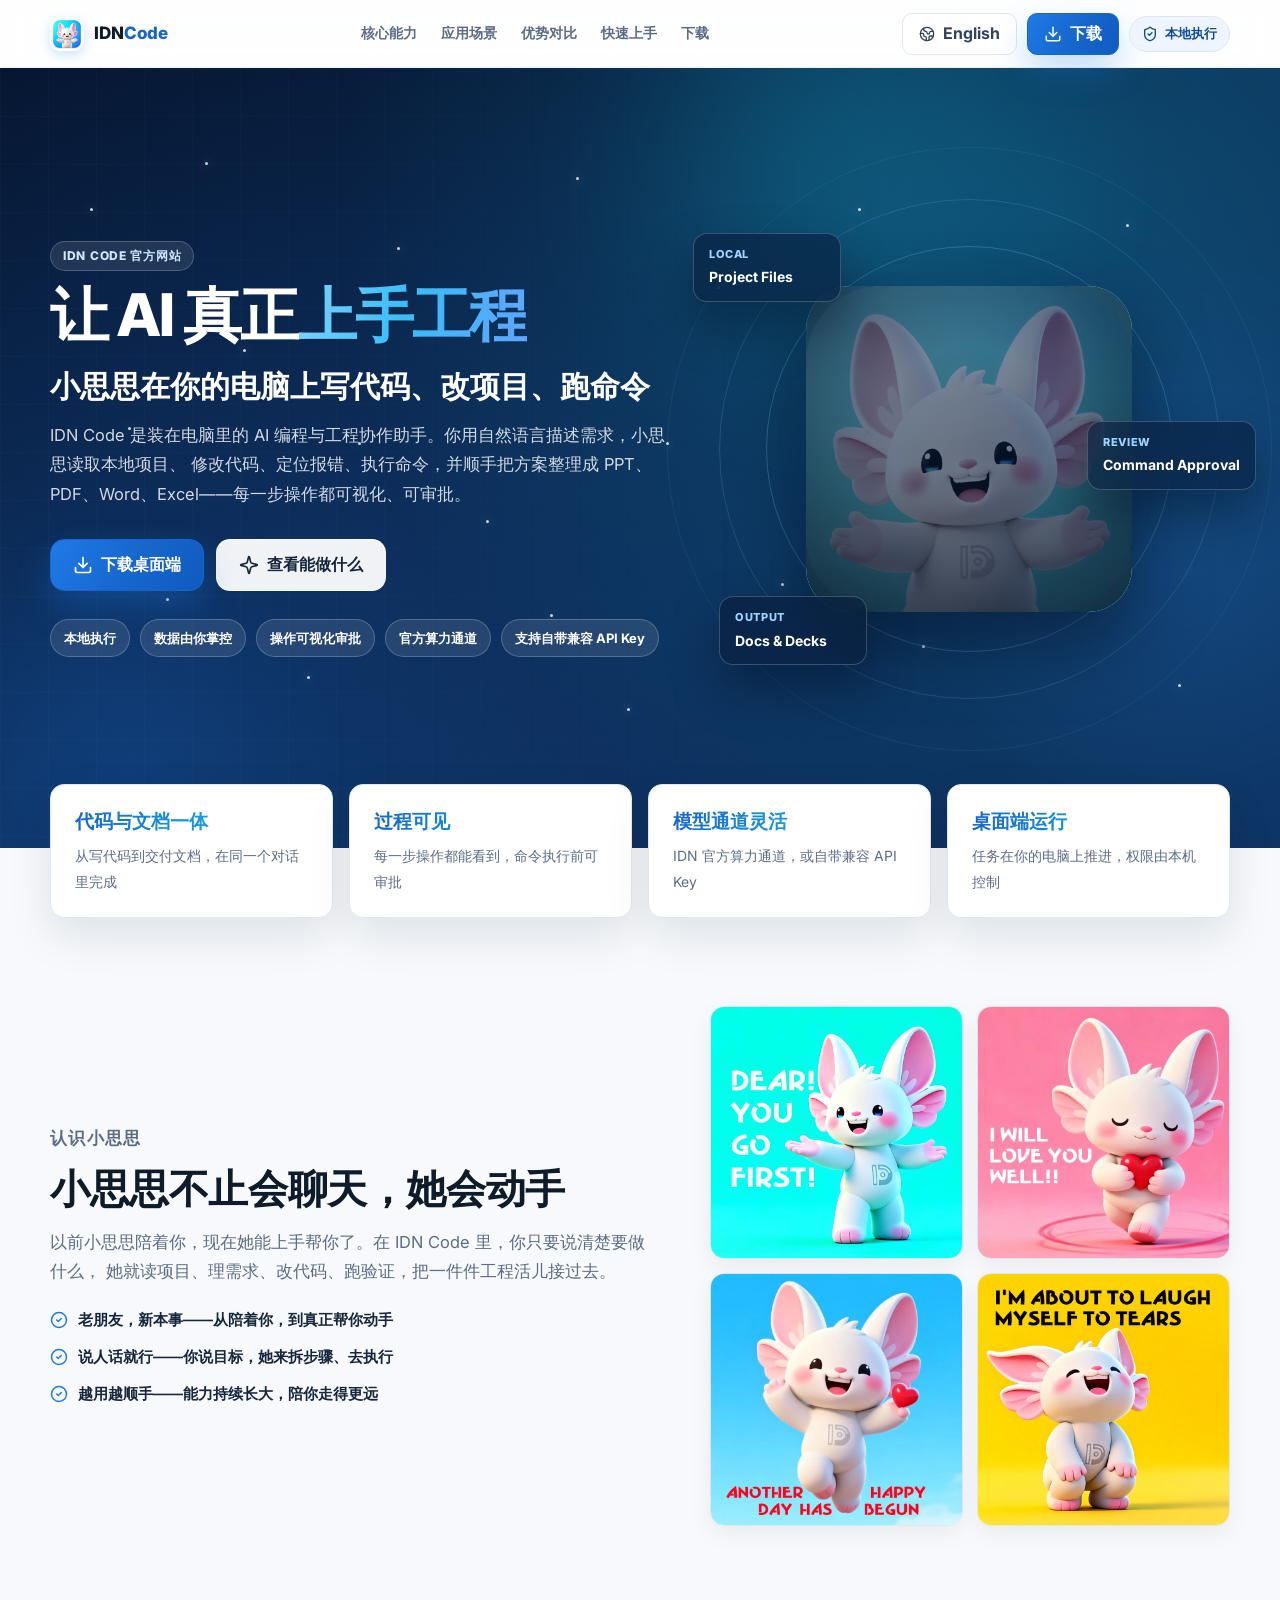
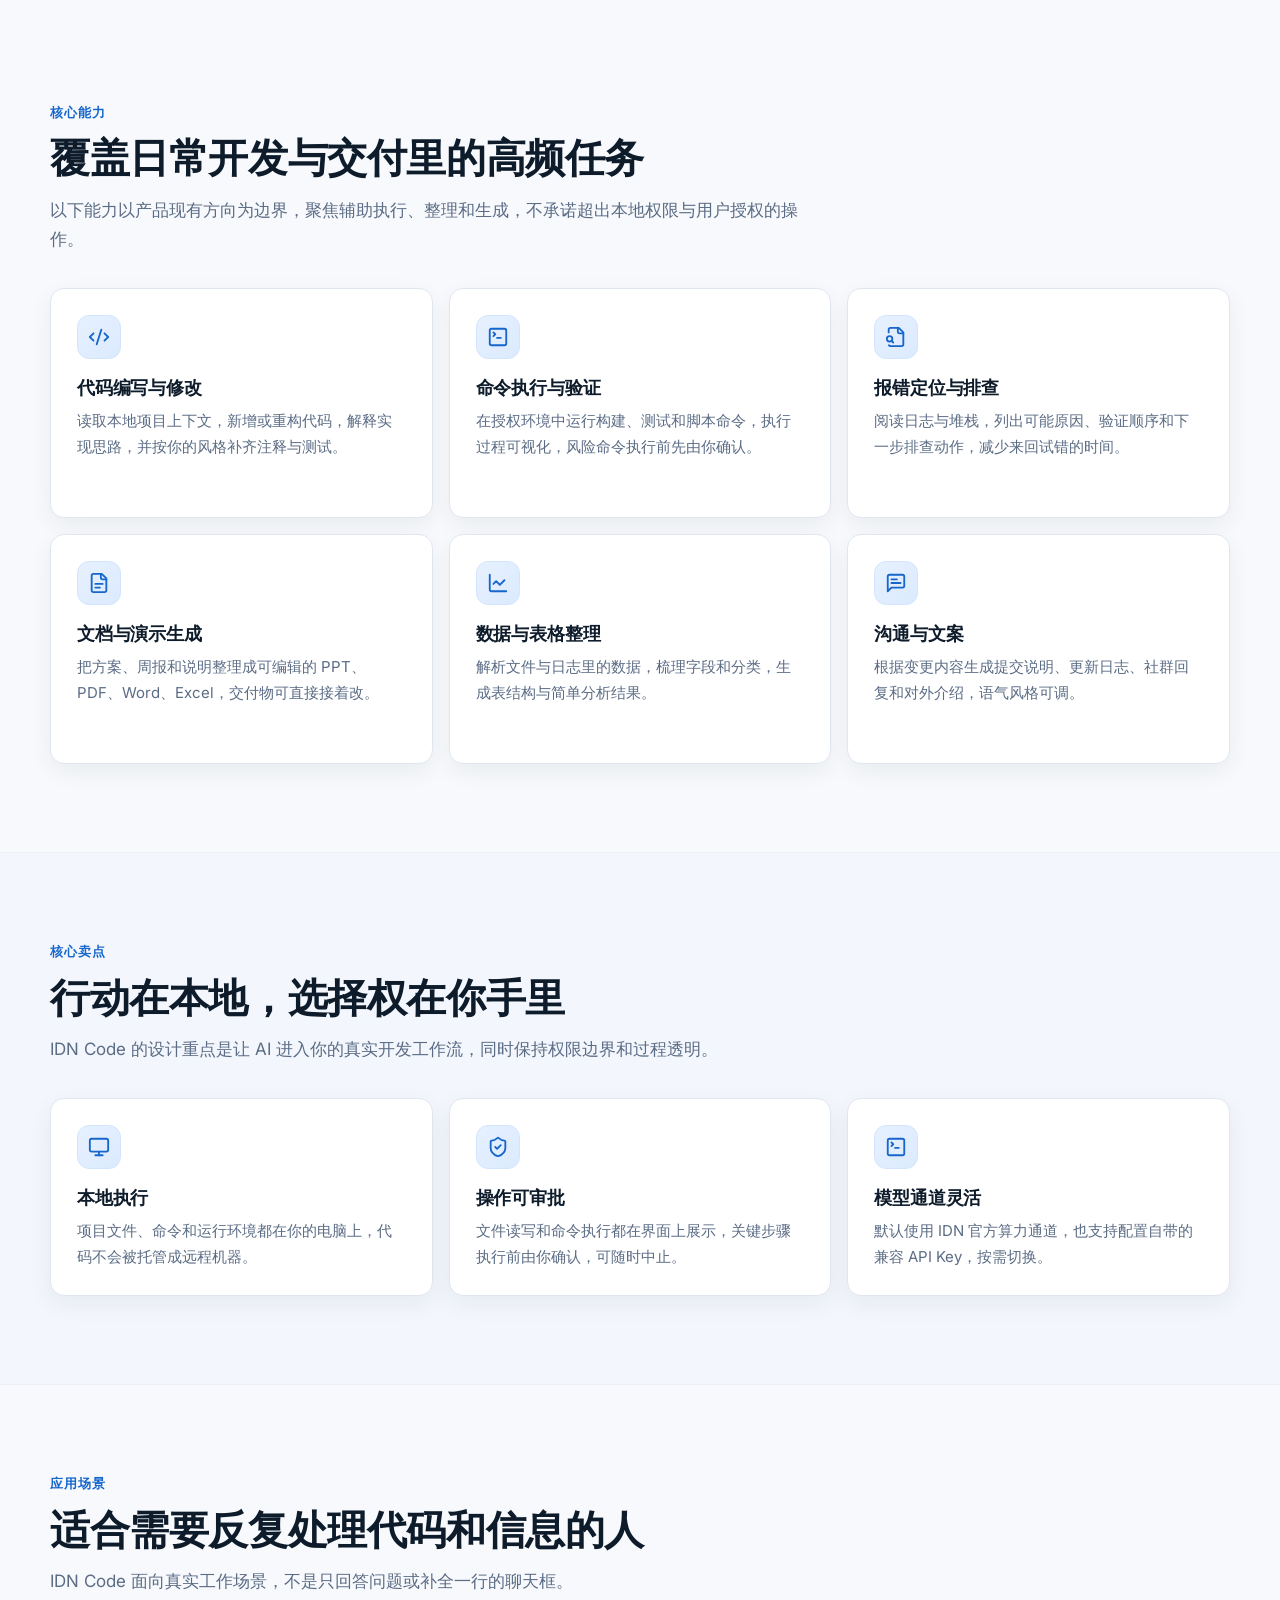
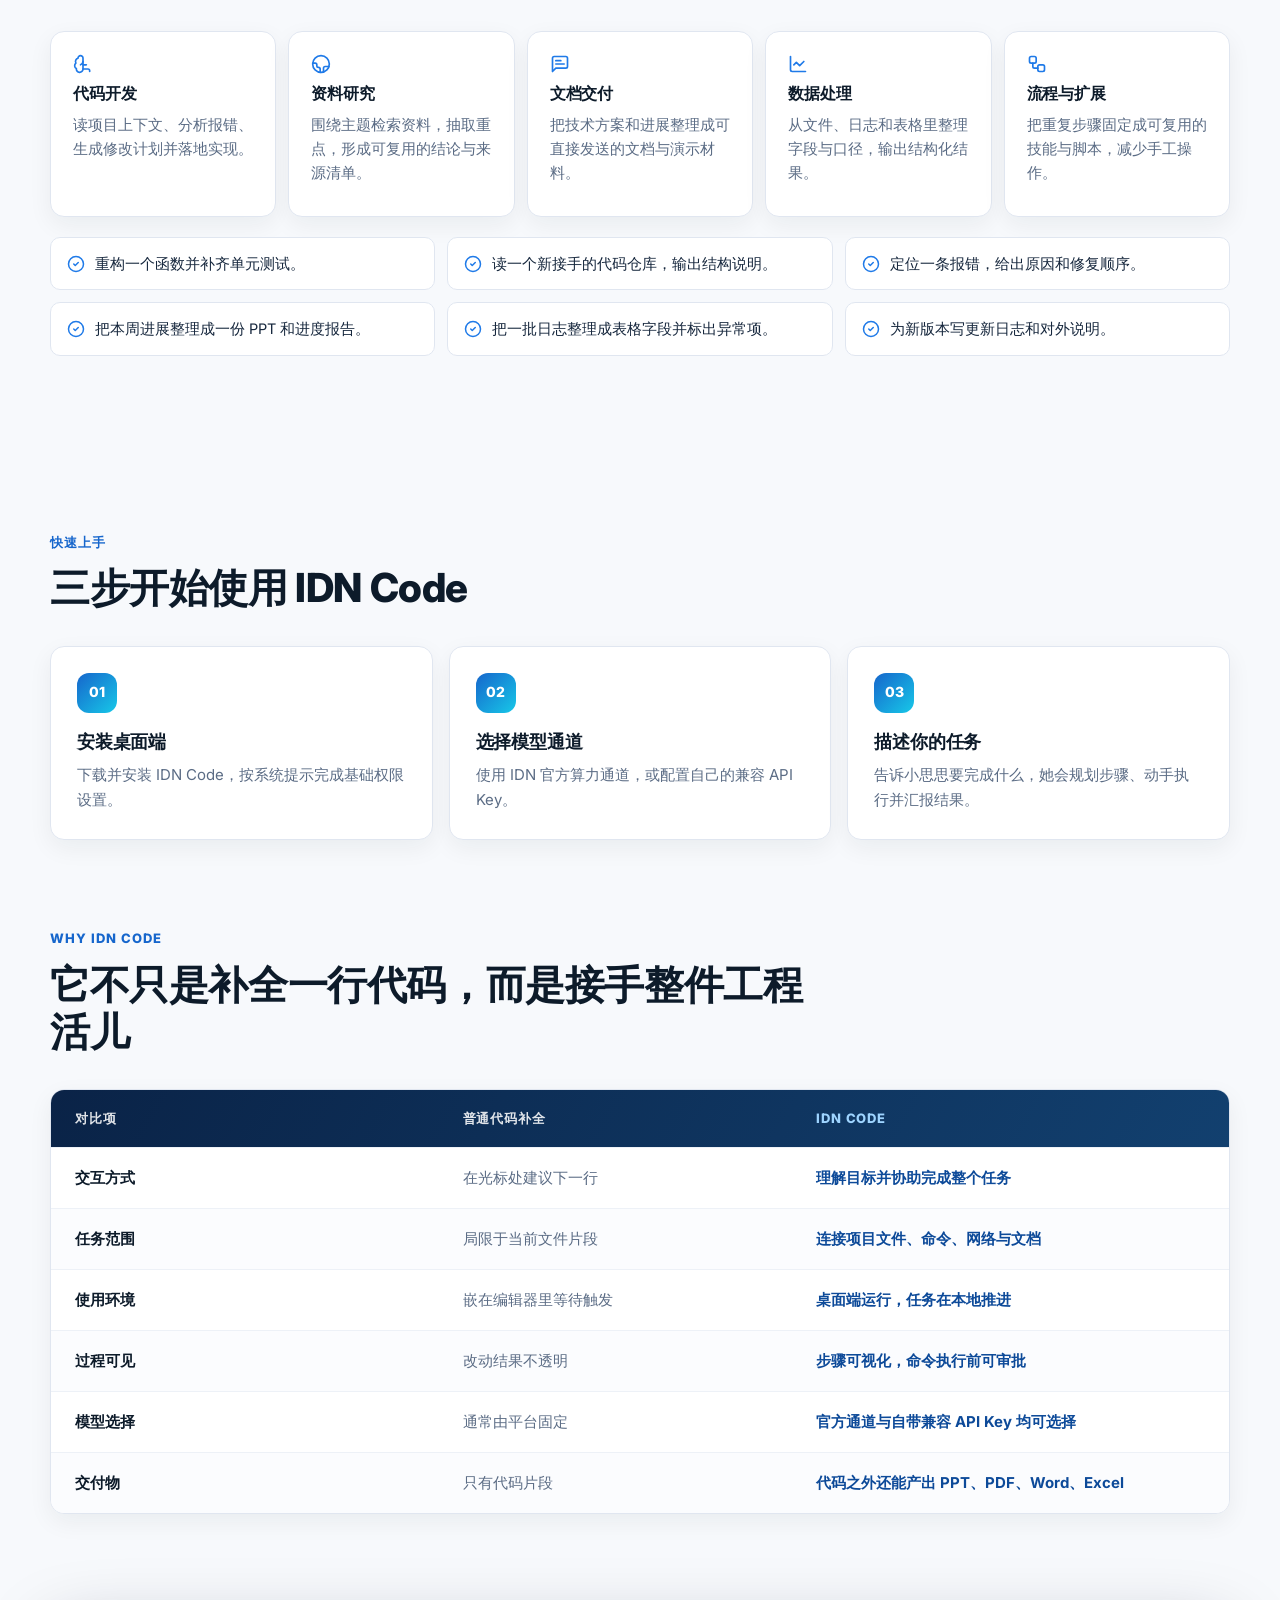
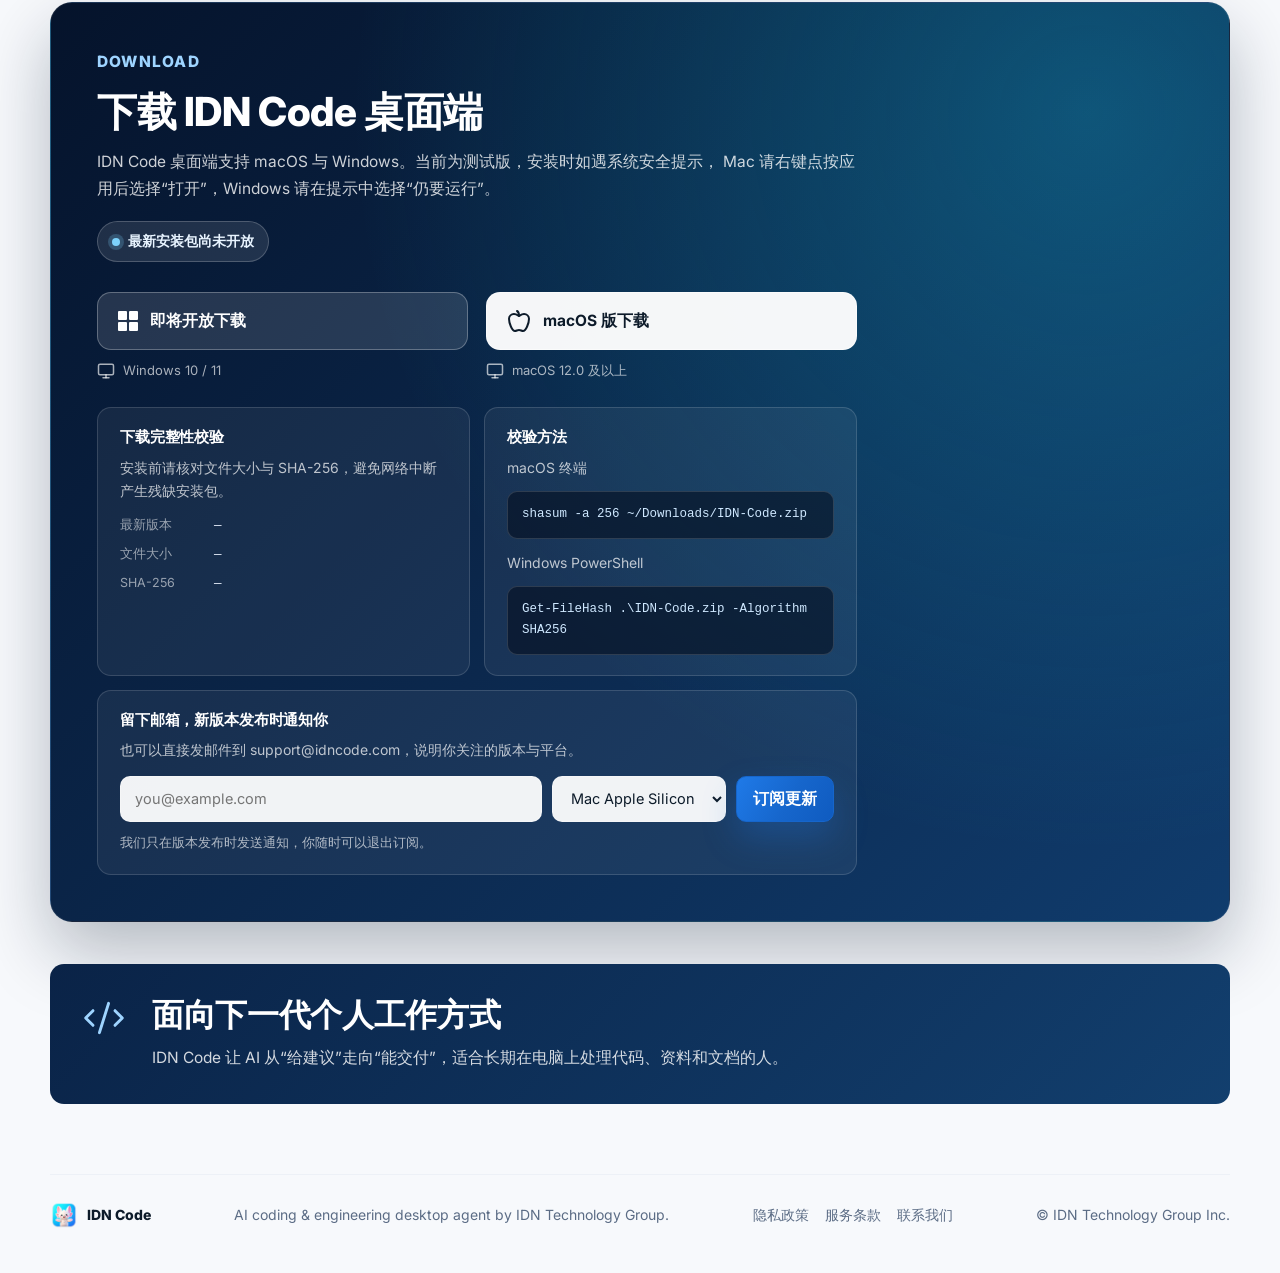
<file: site/index.html>
<!DOCTYPE html>
<html lang="zh-CN" class="no-js">
<head>
  <meta charset="UTF-8" />
  <meta name="viewport" content="width=device-width, initial-scale=1.0" />
  <title>IDN Code | 小思思电脑 AI 编程与工程协作助手</title>
  <meta name="description" content="IDN Code 是装在电脑里的 AI 编程与工程协作助手。小思思在你的本地项目中读写代码、定位报错、执行命令、生成文档，并用可视化审批守住每一步操作。" />
  <meta name="keywords" content="IDN Code,AI 编程助手,AI 代码助手,桌面端 AI,小思思,本地执行,IDN Technology Group" />
  <meta property="og:title" content="IDN Code | 小思思电脑 AI 编程与工程协作助手" />
  <meta property="og:description" content="在本地项目里读写代码、定位报错、执行命令、生成文档，操作过程可视化并且可审批。" />
  <meta property="og:type" content="website" />
  <meta property="og:image" content="./assets/xiaosi-scene.jpg" />
  <meta name="twitter:card" content="summary_large_image" />
  <link rel="icon" href="./assets/idncode-icon.png" />
  <link rel="apple-touch-icon" href="./assets/idncode-icon.png" />
  <link rel="canonical" href="https://idncode.com/" />
  <link rel="alternate" hreflang="zh-CN" href="https://idncode.com/" />
  <link rel="alternate" hreflang="en" href="https://idncode.com/en/" />
  <link rel="preconnect" href="https://fonts.googleapis.com" />
  <link rel="preconnect" href="https://fonts.gstatic.com" crossorigin />
  <link href="https://fonts.googleapis.com/css2?family=Inter:wght@400;600;700;800&display=swap" rel="stylesheet" />
  <link rel="stylesheet" href="./css/site.css" />
</head>
<body>

<!-- ============================ 头部导航 ============================ -->
<header class="site-header">
  <a class="brand-mark" href="#home">
    <img src="./assets/idncode-icon.png" alt="IDN Code" />
    <span>IDN<em>Code</em></span>
  </a>
  <nav aria-label="主导航">
    <a href="#features">核心能力</a>
    <a href="#scenes">应用场景</a>
    <a href="#compare">优势对比</a>
    <a href="#workflow">快速上手</a>
    <a href="#download">下载</a>
  </nav>
  <div class="header-actions">
    <a class="lang-toggle" href="./en/index.html" hreflang="en" title="Switch to English">
      <svg width="16" height="16" viewBox="0 0 24 24" fill="none" stroke="currentColor" stroke-width="2" stroke-linecap="round" stroke-linejoin="round"><circle cx="12" cy="12" r="10"/><path d="M21.54 15H17a2 2 0 0 0-2 2v4.54"/><path d="M7 3.34V5a3 3 0 0 0 3 3 2 2 0 0 1 2 2c0 1.1.9 2 2 2a2 2 0 0 0 2-2c0-1.1.9-2 2-2h3.17"/><path d="M11 21.95V18a2 2 0 0 0-2-2 2 2 0 0 1-2-2v-1a2 2 0 0 0-2-2H2.05"/></svg>
      English
    </a>
    <a class="download-link" href="#download">
      <svg width="18" height="18" viewBox="0 0 24 24" fill="none" stroke="currentColor" stroke-width="2" stroke-linecap="round" stroke-linejoin="round"><path d="M21 15v4a2 2 0 0 1-2 2H5a2 2 0 0 1-2-2v-4"/><polyline points="7 10 12 15 17 10"/><line x1="12" x2="12" y1="15" y2="3"/></svg>
      下载
    </a>
    <div class="trust-pill">
      <svg width="16" height="16" viewBox="0 0 24 24" fill="none" stroke="currentColor" stroke-width="2" stroke-linecap="round" stroke-linejoin="round"><path d="M20 13c0 5-3.5 7.5-7.66 8.95a1 1 0 0 1-.67-.01C7.5 20.5 4 18 4 13V6a1 1 0 0 1 1-1c2 0 4.5-1.2 6.24-2.72a1.17 1.17 0 0 1 1.52 0C14.51 3.81 17 5 19 5a1 1 0 0 1 1 1z"/><path d="m9 12 2 2 4-4"/></svg>
      本地执行
    </div>
  </div>
</header>

<main>

  <!-- ============================== Hero ============================== -->
  <section id="home" class="hero-section">
    <div class="hero-gridlines" aria-hidden="true"></div>
    <div class="hero-lightfield" aria-hidden="true"><span></span><span></span><span></span></div>
    <div class="hero-particle-field" aria-hidden="true"></div>

    <div class="hero-copy">
      <p class="eyebrow">IDN Code 官方网站</p>
      <h1>让 AI 真正<span class="accent-word">上手工程</span></h1>
      <p class="hero-lede">小思思在你的电脑上写代码、改项目、跑命令</p>
      <p class="hero-text">
        IDN Code 是装在电脑里的 AI 编程与工程协作助手。你用自然语言描述需求，小思思读取本地项目、
        修改代码、定位报错、执行命令，并顺手把方案整理成 PPT、PDF、Word、Excel——每一步操作都可视化、可审批。
      </p>
      <div class="hero-actions">
        <a class="primary-btn large" href="#download">
          <svg width="20" height="20" viewBox="0 0 24 24" fill="none" stroke="currentColor" stroke-width="2" stroke-linecap="round" stroke-linejoin="round"><path d="M21 15v4a2 2 0 0 1-2 2H5a2 2 0 0 1-2-2v-4"/><polyline points="7 10 12 15 17 10"/><line x1="12" x2="12" y1="15" y2="3"/></svg>
          下载桌面端
        </a>
        <a class="secondary-btn large" href="#features">
          <svg width="20" height="20" viewBox="0 0 24 24" fill="none" stroke="currentColor" stroke-width="2" stroke-linecap="round" stroke-linejoin="round"><path d="M9.937 15.5A2 2 0 0 0 8.5 14.063l-6.135-1.582a.5.5 0 0 1 0-.962L8.5 9.936A2 2 0 0 0 9.937 8.5l1.582-6.135a.5.5 0 0 1 .963 0L14.063 8.5A2 2 0 0 0 15.5 9.937l6.135 1.581a.5.5 0 0 1 0 .964L15.5 14.063a2 2 0 0 0-1.437 1.437l-1.582 6.135a.5.5 0 0 1-.963 0z"/></svg>
          查看能做什么
        </a>
      </div>
      <div class="hero-points" aria-label="IDN Code 核心特性">
        <span>本地执行</span>
        <span>数据由你掌控</span>
        <span>操作可视化审批</span>
        <span>官方算力通道</span>
        <span>支持自带兼容 API Key</span>
      </div>
    </div>

    <div class="hero-visual" aria-hidden="true">
      <div class="core-ring ring-three"></div>
      <div class="core-ring ring-two"></div>
      <div class="core-ring ring-one"></div>
      <div class="core-glow"></div>
      <div class="mascot-frame">
        <img src="./assets/xiaosi-welcome-web.png" alt="" />
      </div>
      <div class="orbit-card one"><span>Local</span><strong>Project Files</strong></div>
      <div class="orbit-card two"><span>Review</span><strong>Command Approval</strong></div>
      <div class="orbit-card three"><span>Output</span><strong>Docs &amp; Decks</strong></div>
    </div>
  </section>

  <!-- ============================ Metrics ============================ -->
  <section class="metrics-band scroll-reveal" aria-label="IDN Code 概览">
    <div>
      <strong>代码与文档一体</strong>
      <span>从写代码到交付文档，在同一个对话里完成</span>
    </div>
    <div>
      <strong>过程可见</strong>
      <span>每一步操作都能看到，命令执行前可审批</span>
    </div>
    <div>
      <strong>模型通道灵活</strong>
      <span>IDN 官方算力通道，或自带兼容 API Key</span>
    </div>
    <div>
      <strong>桌面端运行</strong>
      <span>任务在你的电脑上推进，权限由本机控制</span>
    </div>
  </section>

  <!-- =========================== 认识小思思 =========================== -->
  <section class="companion-section scroll-reveal">
    <div class="companion-copy">
      <p class="eyebrow">认识小思思</p>
      <h2>小思思不止会聊天，她会动手</h2>
      <p>
        以前小思思陪着你，现在她能上手帮你了。在 IDN Code 里，你只要说清楚要做什么，
        她就读项目、理需求、改代码、跑验证，把一件件工程活儿接过去。
      </p>
      <ul class="check-list">
        <li>
          <svg width="18" height="18" viewBox="0 0 24 24" fill="none" stroke="currentColor" stroke-width="2" stroke-linecap="round" stroke-linejoin="round"><circle cx="12" cy="12" r="10"/><path d="m9 12 2 2 4-4"/></svg>
          老朋友，新本事——从陪着你，到真正帮你动手
        </li>
        <li>
          <svg width="18" height="18" viewBox="0 0 24 24" fill="none" stroke="currentColor" stroke-width="2" stroke-linecap="round" stroke-linejoin="round"><circle cx="12" cy="12" r="10"/><path d="m9 12 2 2 4-4"/></svg>
          说人话就行——你说目标，她来拆步骤、去执行
        </li>
        <li>
          <svg width="18" height="18" viewBox="0 0 24 24" fill="none" stroke="currentColor" stroke-width="2" stroke-linecap="round" stroke-linejoin="round"><circle cx="12" cy="12" r="10"/><path d="m9 12 2 2 4-4"/></svg>
          越用越顺手——能力持续长大，陪你走得更远
        </li>
      </ul>
    </div>
    <div class="companion-grid" aria-label="小思思形象">
      <img src="./assets/xiaosi-card-1.png" alt="小思思向你问好" loading="lazy" />
      <img src="./assets/xiaosi-card-2.png" alt="小思思比心" loading="lazy" />
      <img src="./assets/xiaosi-card-3.png" alt="小思思开始一天的工作" loading="lazy" />
      <img src="./assets/xiaosi-card-4.png" alt="小思思开心大笑" loading="lazy" />
    </div>
  </section>

  <!-- ============================ 核心能力 ============================ -->
  <section id="features" class="content-section scroll-reveal">
    <div class="section-heading">
      <p class="eyebrow">核心能力</p>
      <h2>覆盖日常开发与交付里的高频任务</h2>
      <p>以下能力以产品现有方向为边界，聚焦辅助执行、整理和生成，不承诺超出本地权限与用户授权的操作。</p>
    </div>
    <div class="feature-grid">
      <article class="feature-card">
        <div class="card-icon">
          <svg width="22" height="22" viewBox="0 0 24 24" fill="none" stroke="currentColor" stroke-width="2" stroke-linecap="round" stroke-linejoin="round"><path d="m18 16 4-4-4-4"/><path d="m6 8-4 4 4 4"/><path d="m14.5 4-5 16"/></svg>
        </div>
        <h3>代码编写与修改</h3>
        <p>读取本地项目上下文，新增或重构代码，解释实现思路，并按你的风格补齐注释与测试。</p>
      </article>
      <article class="feature-card">
        <div class="card-icon">
          <svg width="22" height="22" viewBox="0 0 24 24" fill="none" stroke="currentColor" stroke-width="2" stroke-linecap="round" stroke-linejoin="round"><path d="m7 11 2-2-2-2"/><path d="M11 13h4"/><rect width="18" height="18" x="3" y="3" rx="2" ry="2"/></svg>
        </div>
        <h3>命令执行与验证</h3>
        <p>在授权环境中运行构建、测试和脚本命令，执行过程可视化，风险命令执行前先由你确认。</p>
      </article>
      <article class="feature-card">
        <div class="card-icon">
          <svg width="22" height="22" viewBox="0 0 24 24" fill="none" stroke="currentColor" stroke-width="2" stroke-linecap="round" stroke-linejoin="round"><path d="M14 2v4a2 2 0 0 0 2 2h4"/><path d="M4.268 21a2 2 0 0 0 1.727 1H18a2 2 0 0 0 2-2V7l-5-5H6a2 2 0 0 0-2 2v3"/><path d="m9 18-1.5-1.5"/><circle cx="5" cy="14" r="3"/></svg>
        </div>
        <h3>报错定位与排查</h3>
        <p>阅读日志与堆栈，列出可能原因、验证顺序和下一步排查动作，减少来回试错的时间。</p>
      </article>
      <article class="feature-card">
        <div class="card-icon">
          <svg width="22" height="22" viewBox="0 0 24 24" fill="none" stroke="currentColor" stroke-width="2" stroke-linecap="round" stroke-linejoin="round"><path d="M14 2v4a2 2 0 0 0 2 2h4"/><path d="M15 2H6a2 2 0 0 0-2 2v16a2 2 0 0 0 2 2h12a2 2 0 0 0 2-2V7z"/><path d="M8 13h8"/><path d="M8 17h5"/></svg>
        </div>
        <h3>文档与演示生成</h3>
        <p>把方案、周报和说明整理成可编辑的 PPT、PDF、Word、Excel，交付物可直接接着改。</p>
      </article>
      <article class="feature-card">
        <div class="card-icon">
          <svg width="22" height="22" viewBox="0 0 24 24" fill="none" stroke="currentColor" stroke-width="2" stroke-linecap="round" stroke-linejoin="round"><path d="M3 3v16a2 2 0 0 0 2 2h16"/><path d="m19 9-5 5-4-4-3 3"/></svg>
        </div>
        <h3>数据与表格整理</h3>
        <p>解析文件与日志里的数据，梳理字段和分类，生成表结构与简单分析结果。</p>
      </article>
      <article class="feature-card">
        <div class="card-icon">
          <svg width="22" height="22" viewBox="0 0 24 24" fill="none" stroke="currentColor" stroke-width="2" stroke-linecap="round" stroke-linejoin="round"><path d="M21 15a2 2 0 0 1-2 2H7l-4 4V5a2 2 0 0 1 2-2h14a2 2 0 0 1 2 2z"/><path d="M13 8H7"/><path d="M17 12H7"/></svg>
        </div>
        <h3>沟通与文案</h3>
        <p>根据变更内容生成提交说明、更新日志、社群回复和对外介绍，语气风格可调。</p>
      </article>
    </div>
  </section>

  <!-- ============================ 核心卖点 ============================ -->
  <section id="compare" class="content-section muted scroll-reveal">
    <div class="inner">
      <div class="section-heading">
        <p class="eyebrow">核心卖点</p>
        <h2>行动在本地，选择权在你手里</h2>
        <p>IDN Code 的设计重点是让 AI 进入你的真实开发工作流，同时保持权限边界和过程透明。</p>
      </div>
      <div class="feature-grid">
        <article class="feature-card compact">
          <div class="card-icon">
            <svg width="22" height="22" viewBox="0 0 24 24" fill="none" stroke="currentColor" stroke-width="2" stroke-linecap="round" stroke-linejoin="round"><rect width="20" height="14" x="2" y="3" rx="2"/><line x1="8" x2="16" y1="21" y2="21"/><line x1="12" x2="12" y1="17" y2="21"/></svg>
          </div>
          <h3>本地执行</h3>
          <p>项目文件、命令和运行环境都在你的电脑上，代码不会被托管成远程机器。</p>
        </article>
        <article class="feature-card compact">
          <div class="card-icon">
            <svg width="22" height="22" viewBox="0 0 24 24" fill="none" stroke="currentColor" stroke-width="2" stroke-linecap="round" stroke-linejoin="round"><path d="M20 13c0 5-3.5 7.5-7.66 8.95a1 1 0 0 1-.67-.01C7.5 20.5 4 18 4 13V6a1 1 0 0 1 1-1c2 0 4.5-1.2 6.24-2.72a1.17 1.17 0 0 1 1.52 0C14.51 3.81 17 5 19 5a1 1 0 0 1 1 1z"/><path d="m9 12 2 2 4-4"/></svg>
          </div>
          <h3>操作可审批</h3>
          <p>文件读写和命令执行都在界面上展示，关键步骤执行前由你确认，可随时中止。</p>
        </article>
        <article class="feature-card compact">
          <div class="card-icon">
            <svg width="22" height="22" viewBox="0 0 24 24" fill="none" stroke="currentColor" stroke-width="2" stroke-linecap="round" stroke-linejoin="round"><path d="m7 11 2-2-2-2"/><path d="M11 13h4"/><rect width="18" height="18" x="3" y="3" rx="2" ry="2"/></svg>
          </div>
          <h3>模型通道灵活</h3>
          <p>默认使用 IDN 官方算力通道，也支持配置自带的兼容 API Key，按需切换。</p>
        </article>
      </div>
    </div>
  </section>

  <!-- ============================ 应用场景 ============================ -->
  <section id="scenes" class="content-section scroll-reveal">
    <div class="section-heading">
      <p class="eyebrow">应用场景</p>
      <h2>适合需要反复处理代码和信息的人</h2>
      <p>IDN Code 面向真实工作场景，不是只回答问题或补全一行的聊天框。</p>
    </div>
    <div class="scenario-grid">
      <article class="scenario-card">
        <svg width="20" height="20" viewBox="0 0 24 24" fill="none" stroke="currentColor" stroke-width="2" stroke-linecap="round" stroke-linejoin="round"><path d="M12 5a3 3 0 1 0-5.997.125 4 4 0 0 0-2.526 5.77 4 4 0 0 0 .556 6.588A4 4 0 1 0 12 18Z"/><path d="M9 13a4.5 4.5 0 0 0 3-4"/><path d="M12 13h4"/><path d="M12 18h6a2 2 0 0 1 2 2v1"/></svg>
        <h3>代码开发</h3>
        <p>读项目上下文、分析报错、生成修改计划并落地实现。</p>
      </article>
      <article class="scenario-card">
        <svg width="20" height="20" viewBox="0 0 24 24" fill="none" stroke="currentColor" stroke-width="2" stroke-linecap="round" stroke-linejoin="round"><circle cx="12" cy="12" r="10"/><path d="M21.54 15H17a2 2 0 0 0-2 2v4.54"/><path d="M11 21.95V18a2 2 0 0 0-2-2 2 2 0 0 1-2-2v-1a2 2 0 0 0-2-2H2.05"/></svg>
        <h3>资料研究</h3>
        <p>围绕主题检索资料，抽取重点，形成可复用的结论与来源清单。</p>
      </article>
      <article class="scenario-card">
        <svg width="20" height="20" viewBox="0 0 24 24" fill="none" stroke="currentColor" stroke-width="2" stroke-linecap="round" stroke-linejoin="round"><path d="M21 15a2 2 0 0 1-2 2H7l-4 4V5a2 2 0 0 1 2-2h14a2 2 0 0 1 2 2z"/><path d="M13 8H7"/><path d="M17 12H7"/></svg>
        <h3>文档交付</h3>
        <p>把技术方案和进展整理成可直接发送的文档与演示材料。</p>
      </article>
      <article class="scenario-card">
        <svg width="20" height="20" viewBox="0 0 24 24" fill="none" stroke="currentColor" stroke-width="2" stroke-linecap="round" stroke-linejoin="round"><path d="M3 3v16a2 2 0 0 0 2 2h16"/><path d="m19 9-5 5-4-4-3 3"/></svg>
        <h3>数据处理</h3>
        <p>从文件、日志和表格里整理字段与口径，输出结构化结果。</p>
      </article>
      <article class="scenario-card">
        <svg width="20" height="20" viewBox="0 0 24 24" fill="none" stroke="currentColor" stroke-width="2" stroke-linecap="round" stroke-linejoin="round"><rect width="8" height="8" x="3" y="3" rx="2"/><path d="M7 11v4a2 2 0 0 0 2 2h4"/><rect width="8" height="8" x="13" y="13" rx="2"/></svg>
        <h3>流程与扩展</h3>
        <p>把重复步骤固定成可复用的技能与脚本，减少手工操作。</p>
      </article>
    </div>
    <div class="task-grid">
      <div class="task-item">
        <svg width="18" height="18" viewBox="0 0 24 24" fill="none" stroke="currentColor" stroke-width="2" stroke-linecap="round" stroke-linejoin="round"><circle cx="12" cy="12" r="10"/><path d="m9 12 2 2 4-4"/></svg>
        <span>重构一个函数并补齐单元测试。</span>
      </div>
      <div class="task-item">
        <svg width="18" height="18" viewBox="0 0 24 24" fill="none" stroke="currentColor" stroke-width="2" stroke-linecap="round" stroke-linejoin="round"><circle cx="12" cy="12" r="10"/><path d="m9 12 2 2 4-4"/></svg>
        <span>读一个新接手的代码仓库，输出结构说明。</span>
      </div>
      <div class="task-item">
        <svg width="18" height="18" viewBox="0 0 24 24" fill="none" stroke="currentColor" stroke-width="2" stroke-linecap="round" stroke-linejoin="round"><circle cx="12" cy="12" r="10"/><path d="m9 12 2 2 4-4"/></svg>
        <span>定位一条报错，给出原因和修复顺序。</span>
      </div>
      <div class="task-item">
        <svg width="18" height="18" viewBox="0 0 24 24" fill="none" stroke="currentColor" stroke-width="2" stroke-linecap="round" stroke-linejoin="round"><circle cx="12" cy="12" r="10"/><path d="m9 12 2 2 4-4"/></svg>
        <span>把本周进展整理成一份 PPT 和进度报告。</span>
      </div>
      <div class="task-item">
        <svg width="18" height="18" viewBox="0 0 24 24" fill="none" stroke="currentColor" stroke-width="2" stroke-linecap="round" stroke-linejoin="round"><circle cx="12" cy="12" r="10"/><path d="m9 12 2 2 4-4"/></svg>
        <span>把一批日志整理成表格字段并标出异常项。</span>
      </div>
      <div class="task-item">
        <svg width="18" height="18" viewBox="0 0 24 24" fill="none" stroke="currentColor" stroke-width="2" stroke-linecap="round" stroke-linejoin="round"><circle cx="12" cy="12" r="10"/><path d="m9 12 2 2 4-4"/></svg>
        <span>为新版本写更新日志和对外说明。</span>
      </div>
    </div>
  </section>

  <!-- ============================ 快速上手 ============================ -->
  <section id="workflow" class="workflow-section scroll-reveal">
    <div class="section-heading">
      <p class="eyebrow">快速上手</p>
      <h2>三步开始使用 IDN Code</h2>
    </div>
    <div class="steps">
      <div>
        <span class="num">01</span>
        <h3>安装桌面端</h3>
        <p>下载并安装 IDN Code，按系统提示完成基础权限设置。</p>
      </div>
      <div>
        <span class="num">02</span>
        <h3>选择模型通道</h3>
        <p>使用 IDN 官方算力通道，或配置自己的兼容 API Key。</p>
      </div>
      <div>
        <span class="num">03</span>
        <h3>描述你的任务</h3>
        <p>告诉小思思要完成什么，她会规划步骤、动手执行并汇报结果。</p>
      </div>
    </div>
  </section>

  <!-- ============================ 对比表 ============================ -->
  <section class="content-section scroll-reveal" style="padding-top:0">
    <div class="section-heading">
      <p class="eyebrow">Why IDN Code</p>
      <h2>它不只是补全一行代码，而是接手整件工程活儿</h2>
    </div>
    <div class="comparison-table">
      <div class="comparison-head">
        <span>对比项</span>
        <span>普通代码补全</span>
        <span>IDN Code</span>
      </div>
      <div class="comparison-row">
        <span>交互方式</span>
        <span>在光标处建议下一行</span>
        <strong>理解目标并协助完成整个任务</strong>
      </div>
      <div class="comparison-row">
        <span>任务范围</span>
        <span>局限于当前文件片段</span>
        <strong>连接项目文件、命令、网络与文档</strong>
      </div>
      <div class="comparison-row">
        <span>使用环境</span>
        <span>嵌在编辑器里等待触发</span>
        <strong>桌面端运行，任务在本地推进</strong>
      </div>
      <div class="comparison-row">
        <span>过程可见</span>
        <span>改动结果不透明</span>
        <strong>步骤可视化，命令执行前可审批</strong>
      </div>
      <div class="comparison-row">
        <span>模型选择</span>
        <span>通常由平台固定</span>
        <strong>官方通道与自带兼容 API Key 均可选择</strong>
      </div>
      <div class="comparison-row">
        <span>交付物</span>
        <span>只有代码片段</span>
        <strong>代码之外还能产出 PPT、PDF、Word、Excel</strong>
      </div>
    </div>
  </section>

  <!-- ============================= 下载 ============================= -->
  <section id="download" class="download-band scroll-reveal">
    <div class="download-copy">
      <p class="eyebrow">Download</p>
      <h2>下载 IDN Code 桌面端</h2>
      <p>
        IDN Code 桌面端支持 macOS 与 Windows。当前为测试版，安装时如遇系统安全提示，
        Mac 请右键点按应用后选择“打开”，Windows 请在提示中选择“仍要运行”。
      </p>
      <p class="release-status" data-release-status><i></i>正在获取最新版本信息</p>

      <div class="download-platforms">
        <div class="download-platform-stack">
          <button class="download-os-button windows-download" type="button" data-download-key="windows:x64" data-label="Windows 版下载">
            <span class="windows-logo" aria-hidden="true"><i></i><i></i><i></i><i></i></span>
            <strong>Windows 版下载</strong>
          </button>
          <span class="download-requirement">
            <svg width="18" height="18" viewBox="0 0 24 24" fill="none" stroke="currentColor" stroke-width="2" stroke-linecap="round" stroke-linejoin="round"><rect width="20" height="14" x="2" y="3" rx="2"/><line x1="8" x2="16" y1="21" y2="21"/><line x1="12" x2="12" y1="17" y2="21"/></svg>
            Windows 10 / 11
          </span>
        </div>

        <div class="download-platform-stack">
          <button class="download-os-button mac-download" type="button" data-mac-toggle aria-expanded="false" aria-controls="mac-download-menu">
            <svg width="24" height="24" viewBox="0 0 24 24" fill="none" stroke="currentColor" stroke-width="2" stroke-linecap="round" stroke-linejoin="round"><path d="M12 20.94c1.5 0 2.75 1.06 4 1.06 3 0 6-8 6-12.22A4.91 4.91 0 0 0 17 5c-2.22 0-4 1.44-5 2-1-.56-2.78-2-5-2a4.9 4.9 0 0 0-5 4.78C2 14 5 22 8 22c1.25 0 2.5-1.06 4-1.06Z"/><path d="M10 2c1 .5 2 2 2 5"/></svg>
            <strong>macOS 版下载</strong>
          </button>
          <span class="download-requirement">
            <svg width="18" height="18" viewBox="0 0 24 24" fill="none" stroke="currentColor" stroke-width="2" stroke-linecap="round" stroke-linejoin="round"><rect width="20" height="14" x="2" y="3" rx="2"/><line x1="8" x2="16" y1="21" y2="21"/><line x1="12" x2="12" y1="17" y2="21"/></svg>
            macOS 12.0 及以上
          </span>
          <div class="chip-menu" id="mac-download-menu">
            <span>选择芯片类型</span>
            <a href="#download" data-download-key="mac:arm64">Mac Apple Silicon <small>M 系列芯片</small></a>
            <a href="#download" data-download-key="mac:x64">Mac Intel <small>Intel 芯片</small></a>
          </div>
        </div>
      </div>

      <div class="download-meta">
        <div class="meta-card">
          <h3>下载完整性校验</h3>
          <p>安装前请核对文件大小与 SHA-256，避免网络中断产生残缺安装包。</p>
          <dl class="kv">
            <div><span class="k">最新版本</span><span class="v" data-release-version>—</span></div>
            <div><span class="k">文件大小</span><span class="v" data-release-size>—</span></div>
            <div><span class="k">SHA-256</span><span class="v" data-release-sha>—</span></div>
          </dl>
        </div>
        <div class="meta-card">
          <h3>校验方法</h3>
          <p>macOS 终端</p>
          <div class="code-block">shasum -a 256 ~/Downloads/IDN-Code.zip</div>
          <p style="margin-top:12px">Windows PowerShell</p>
          <div class="code-block">Get-FileHash .\IDN-Code.zip -Algorithm SHA256</div>
        </div>
      </div>

      <div class="meta-card" style="margin-top:14px">
        <h3 data-notify-title>留下邮箱，新版本发布时通知你</h3>
        <p>也可以直接发邮件到 support@idncode.com，说明你关注的版本与平台。</p>
        <form class="waitlist-form" data-waitlist-form novalidate>
          <input type="email" name="email" autocomplete="email" placeholder="you@example.com" aria-label="邮箱" data-waitlist-email />
          <select name="platform" aria-label="关注的版本" data-waitlist-platform>
            <option value="mac:arm64">Mac Apple Silicon</option>
            <option value="mac:x64">Mac Intel</option>
            <option value="windows:x64">Windows</option>
          </select>
          <button class="primary-btn" type="submit">订阅更新</button>
        </form>
        <p class="form-hint" data-waitlist-hint>我们只在版本发布时发送通知，你随时可以退出订阅。</p>
      </div>
    </div>
  </section>

  <!-- ============================ 收尾 ============================ -->
  <section class="final-band scroll-reveal">
    <div class="process-card">
      <svg width="44" height="44" viewBox="0 0 24 24" fill="none" stroke="currentColor" stroke-width="1.6" stroke-linecap="round" stroke-linejoin="round"><path d="m18 16 4-4-4-4"/><path d="m6 8-4 4 4 4"/><path d="m14.5 4-5 16"/></svg>
      <div>
        <h2>面向下一代个人工作方式</h2>
        <p>IDN Code 让 AI 从“给建议”走向“能交付”，适合长期在电脑上处理代码、资料和文档的人。</p>
      </div>
    </div>
  </section>

</main>

<!-- ============================ 页脚 ============================ -->
<footer class="site-footer">
  <a class="footer-brand" href="#home">
    <img src="./assets/idncode-icon.png" alt="IDN Code" />
    <span>IDN Code</span>
  </a>
  <span>AI coding &amp; engineering desktop agent by IDN Technology Group.</span>
  <nav aria-label="页脚链接">
    <a href="./privacy.html">隐私政策</a>
    <a href="./terms.html">服务条款</a>
    <a href="mailto:support@idncode.com">联系我们</a>
  </nav>
  <span>© IDN Technology Group Inc.</span>
</footer>

<script src="./js/strings.js"></script>
<script src="./js/site.js"></script>
</body>
</html>
</file>
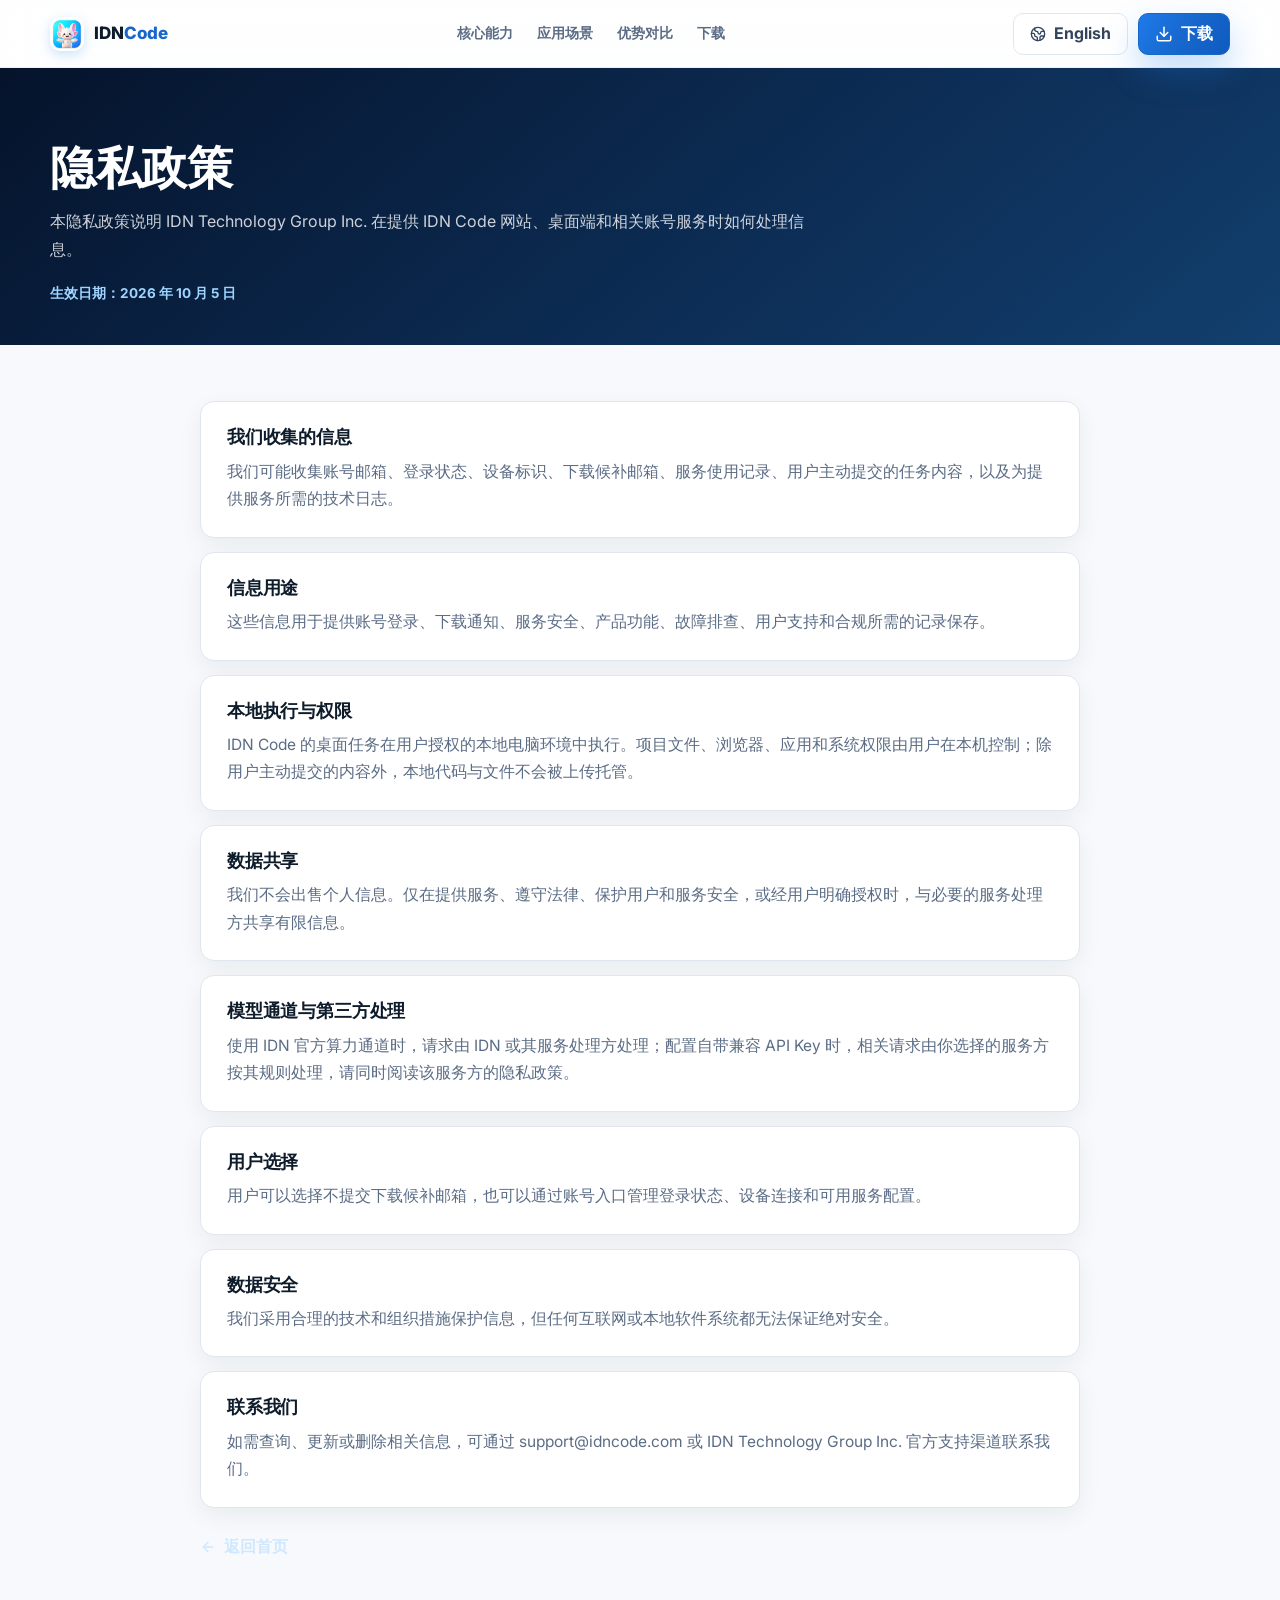
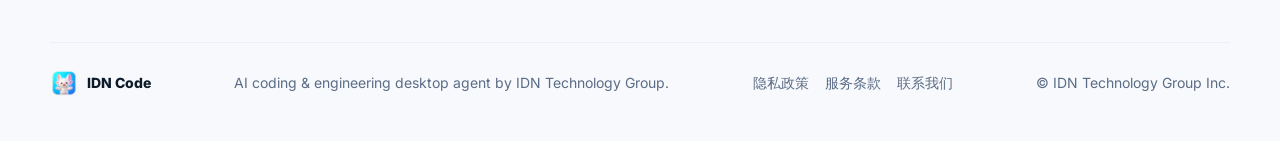
<file: site/privacy.html>
<!DOCTYPE html>
<html lang="zh-CN" class="no-js">
<head>
  <meta charset="UTF-8" />
  <meta name="viewport" content="width=device-width, initial-scale=1.0" />
  <title>隐私政策 | IDN Code</title>
  <meta name="description" content="了解 IDN Code 如何处理账号、设备、任务和服务数据，以及用户对个人信息的控制方式。" />
  <meta property="og:title" content="隐私政策 | IDN Code" />
  <meta property="og:type" content="website" />
  <link rel="icon" href="./assets/idncode-icon.png" />
  <link rel="canonical" href="https://idncode.com/privacy.html" />
  <link rel="alternate" hreflang="zh-CN" href="https://idncode.com/privacy.html" />
  <link rel="alternate" hreflang="en" href="https://idncode.com/en/privacy.html" />
  <link rel="preconnect" href="https://fonts.googleapis.com" />
  <link rel="preconnect" href="https://fonts.gstatic.com" crossorigin />
  <link href="https://fonts.googleapis.com/css2?family=Inter:wght@400;600;700;800&display=swap" rel="stylesheet" />
  <link rel="stylesheet" href="./css/site.css" />
</head>
<body>

<header class="site-header">
  <a class="brand-mark" href="./index.html">
    <img src="./assets/idncode-icon.png" alt="IDN Code" />
    <span>IDN<em>Code</em></span>
  </a>
  <nav aria-label="主导航">
    <a href="./index.html#features">核心能力</a>
    <a href="./index.html#scenes">应用场景</a>
    <a href="./index.html#compare">优势对比</a>
    <a href="./index.html#download">下载</a>
  </nav>
  <div class="header-actions">
    <a class="lang-toggle" href="./en/privacy.html" hreflang="en" title="Switch to English">
      <svg width="16" height="16" viewBox="0 0 24 24" fill="none" stroke="currentColor" stroke-width="2" stroke-linecap="round" stroke-linejoin="round"><circle cx="12" cy="12" r="10"/><path d="M21.54 15H17a2 2 0 0 0-2 2v4.54"/><path d="M7 3.34V5a3 3 0 0 0 3 3 2 2 0 0 1 2 2c0 1.1.9 2 2 2a2 2 0 0 0 2-2c0-1.1.9-2 2-2h3.17"/><path d="M11 21.95V18a2 2 0 0 0-2-2 2 2 0 0 1-2-2v-1a2 2 0 0 0-2-2H2.05"/></svg>
      English
    </a>
    <a class="download-link" href="./index.html#download">
      <svg width="18" height="18" viewBox="0 0 24 24" fill="none" stroke="currentColor" stroke-width="2" stroke-linecap="round" stroke-linejoin="round"><path d="M21 15v4a2 2 0 0 1-2 2H5a2 2 0 0 1-2-2v-4"/><polyline points="7 10 12 15 17 10"/><line x1="12" x2="12" y1="15" y2="3"/></svg>
      下载
    </a>
  </div>
</header>

<section class="legal-hero">
  <h1>隐私政策</h1>
  <p>本隐私政策说明 IDN Technology Group Inc. 在提供 IDN Code 网站、桌面端和相关账号服务时如何处理信息。</p>
  <p class="updated">生效日期：2026 年 10 月 5 日</p>
</section>

<div class="legal-body">
  <section>
    <h2>我们收集的信息</h2>
    <p>我们可能收集账号邮箱、登录状态、设备标识、下载候补邮箱、服务使用记录、用户主动提交的任务内容，以及为提供服务所需的技术日志。</p>
  </section>
  <section>
    <h2>信息用途</h2>
    <p>这些信息用于提供账号登录、下载通知、服务安全、产品功能、故障排查、用户支持和合规所需的记录保存。</p>
  </section>
  <section>
    <h2>本地执行与权限</h2>
    <p>IDN Code 的桌面任务在用户授权的本地电脑环境中执行。项目文件、浏览器、应用和系统权限由用户在本机控制；除用户主动提交的内容外，本地代码与文件不会被上传托管。</p>
  </section>
  <section>
    <h2>数据共享</h2>
    <p>我们不会出售个人信息。仅在提供服务、遵守法律、保护用户和服务安全，或经用户明确授权时，与必要的服务处理方共享有限信息。</p>
  </section>
  <section>
    <h2>模型通道与第三方处理</h2>
    <p>使用 IDN 官方算力通道时，请求由 IDN 或其服务处理方处理；配置自带兼容 API Key 时，相关请求由你选择的服务方按其规则处理，请同时阅读该服务方的隐私政策。</p>
  </section>
  <section>
    <h2>用户选择</h2>
    <p>用户可以选择不提交下载候补邮箱，也可以通过账号入口管理登录状态、设备连接和可用服务配置。</p>
  </section>
  <section>
    <h2>数据安全</h2>
    <p>我们采用合理的技术和组织措施保护信息，但任何互联网或本地软件系统都无法保证绝对安全。</p>
  </section>
  <section>
    <h2>联系我们</h2>
    <p>如需查询、更新或删除相关信息，可通过 support@idncode.com 或 IDN Technology Group Inc. 官方支持渠道联系我们。</p>
  </section>

  <a class="legal-back" href="./index.html">
    <svg width="16" height="16" viewBox="0 0 24 24" fill="none" stroke="currentColor" stroke-width="2" stroke-linecap="round" stroke-linejoin="round"><path d="m12 19-7-7 7-7"/><path d="M19 12H5"/></svg>
    返回首页
  </a>
</div>

<footer class="site-footer">
  <a class="footer-brand" href="./index.html">
    <img src="./assets/idncode-icon.png" alt="IDN Code" />
    <span>IDN Code</span>
  </a>
  <span>AI coding &amp; engineering desktop agent by IDN Technology Group.</span>
  <nav aria-label="页脚链接">
    <a href="./privacy.html">隐私政策</a>
    <a href="./terms.html">服务条款</a>
    <a href="mailto:support@idncode.com">联系我们</a>
  </nav>
  <span>© IDN Technology Group Inc.</span>
</footer>

<script src="./js/strings.js"></script>
<script src="./js/site.js"></script>
</body>
</html>
</file>
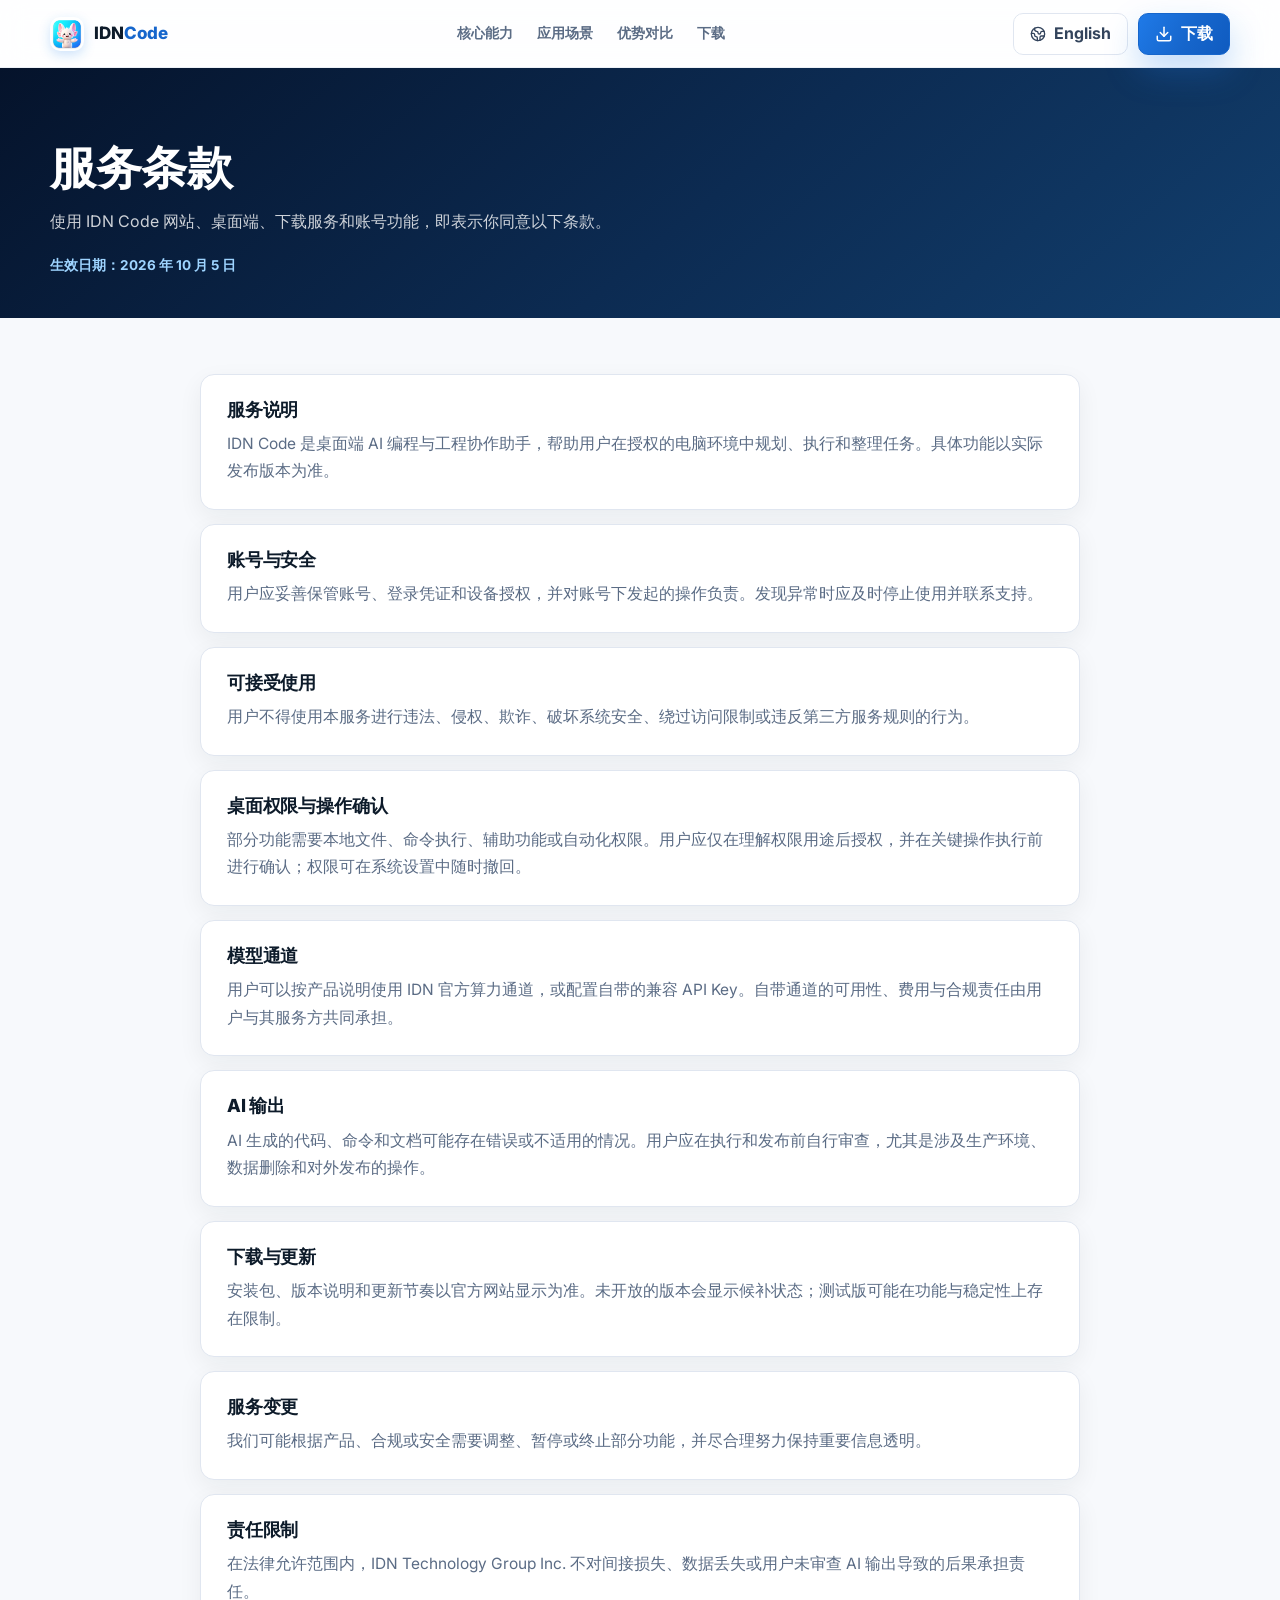
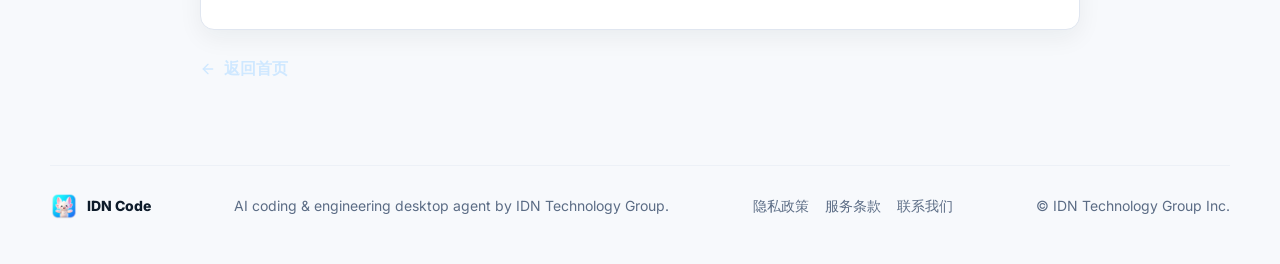
<file: site/terms.html>
<!DOCTYPE html>
<html lang="zh-CN" class="no-js">
<head>
  <meta charset="UTF-8" />
  <meta name="viewport" content="width=device-width, initial-scale=1.0" />
  <title>服务条款 | IDN Code</title>
  <meta name="description" content="了解 IDN Code 桌面端、账号、模型通道、下载与服务使用规则。" />
  <meta property="og:title" content="服务条款 | IDN Code" />
  <meta property="og:type" content="website" />
  <link rel="icon" href="./assets/idncode-icon.png" />
  <link rel="canonical" href="https://idncode.com/terms.html" />
  <link rel="alternate" hreflang="zh-CN" href="https://idncode.com/terms.html" />
  <link rel="alternate" hreflang="en" href="https://idncode.com/en/terms.html" />
  <link rel="preconnect" href="https://fonts.googleapis.com" />
  <link rel="preconnect" href="https://fonts.gstatic.com" crossorigin />
  <link href="https://fonts.googleapis.com/css2?family=Inter:wght@400;600;700;800&display=swap" rel="stylesheet" />
  <link rel="stylesheet" href="./css/site.css" />
</head>
<body>

<header class="site-header">
  <a class="brand-mark" href="./index.html">
    <img src="./assets/idncode-icon.png" alt="IDN Code" />
    <span>IDN<em>Code</em></span>
  </a>
  <nav aria-label="主导航">
    <a href="./index.html#features">核心能力</a>
    <a href="./index.html#scenes">应用场景</a>
    <a href="./index.html#compare">优势对比</a>
    <a href="./index.html#download">下载</a>
  </nav>
  <div class="header-actions">
    <a class="lang-toggle" href="./en/terms.html" hreflang="en" title="Switch to English">
      <svg width="16" height="16" viewBox="0 0 24 24" fill="none" stroke="currentColor" stroke-width="2" stroke-linecap="round" stroke-linejoin="round"><circle cx="12" cy="12" r="10"/><path d="M21.54 15H17a2 2 0 0 0-2 2v4.54"/><path d="M7 3.34V5a3 3 0 0 0 3 3 2 2 0 0 1 2 2c0 1.1.9 2 2 2a2 2 0 0 0 2-2c0-1.1.9-2 2-2h3.17"/><path d="M11 21.95V18a2 2 0 0 0-2-2 2 2 0 0 1-2-2v-1a2 2 0 0 0-2-2H2.05"/></svg>
      English
    </a>
    <a class="download-link" href="./index.html#download">
      <svg width="18" height="18" viewBox="0 0 24 24" fill="none" stroke="currentColor" stroke-width="2" stroke-linecap="round" stroke-linejoin="round"><path d="M21 15v4a2 2 0 0 1-2 2H5a2 2 0 0 1-2-2v-4"/><polyline points="7 10 12 15 17 10"/><line x1="12" x2="12" y1="15" y2="3"/></svg>
      下载
    </a>
  </div>
</header>

<section class="legal-hero">
  <h1>服务条款</h1>
  <p>使用 IDN Code 网站、桌面端、下载服务和账号功能，即表示你同意以下条款。</p>
  <p class="updated">生效日期：2026 年 10 月 5 日</p>
</section>

<div class="legal-body">
  <section>
    <h2>服务说明</h2>
    <p>IDN Code 是桌面端 AI 编程与工程协作助手，帮助用户在授权的电脑环境中规划、执行和整理任务。具体功能以实际发布版本为准。</p>
  </section>
  <section>
    <h2>账号与安全</h2>
    <p>用户应妥善保管账号、登录凭证和设备授权，并对账号下发起的操作负责。发现异常时应及时停止使用并联系支持。</p>
  </section>
  <section>
    <h2>可接受使用</h2>
    <p>用户不得使用本服务进行违法、侵权、欺诈、破坏系统安全、绕过访问限制或违反第三方服务规则的行为。</p>
  </section>
  <section>
    <h2>桌面权限与操作确认</h2>
    <p>部分功能需要本地文件、命令执行、辅助功能或自动化权限。用户应仅在理解权限用途后授权，并在关键操作执行前进行确认；权限可在系统设置中随时撤回。</p>
  </section>
  <section>
    <h2>模型通道</h2>
    <p>用户可以按产品说明使用 IDN 官方算力通道，或配置自带的兼容 API Key。自带通道的可用性、费用与合规责任由用户与其服务方共同承担。</p>
  </section>
  <section>
    <h2>AI 输出</h2>
    <p>AI 生成的代码、命令和文档可能存在错误或不适用的情况。用户应在执行和发布前自行审查，尤其是涉及生产环境、数据删除和对外发布的操作。</p>
  </section>
  <section>
    <h2>下载与更新</h2>
    <p>安装包、版本说明和更新节奏以官方网站显示为准。未开放的版本会显示候补状态；测试版可能在功能与稳定性上存在限制。</p>
  </section>
  <section>
    <h2>服务变更</h2>
    <p>我们可能根据产品、合规或安全需要调整、暂停或终止部分功能，并尽合理努力保持重要信息透明。</p>
  </section>
  <section>
    <h2>责任限制</h2>
    <p>在法律允许范围内，IDN Technology Group Inc. 不对间接损失、数据丢失或用户未审查 AI 输出导致的后果承担责任。</p>
  </section>

  <a class="legal-back" href="./index.html">
    <svg width="16" height="16" viewBox="0 0 24 24" fill="none" stroke="currentColor" stroke-width="2" stroke-linecap="round" stroke-linejoin="round"><path d="m12 19-7-7 7-7"/><path d="M19 12H5"/></svg>
    返回首页
  </a>
</div>

<footer class="site-footer">
  <a class="footer-brand" href="./index.html">
    <img src="./assets/idncode-icon.png" alt="IDN Code" />
    <span>IDN Code</span>
  </a>
  <span>AI coding &amp; engineering desktop agent by IDN Technology Group.</span>
  <nav aria-label="页脚链接">
    <a href="./privacy.html">隐私政策</a>
    <a href="./terms.html">服务条款</a>
    <a href="mailto:support@idncode.com">联系我们</a>
  </nav>
  <span>© IDN Technology Group Inc.</span>
</footer>

<script src="./js/strings.js"></script>
<script src="./js/site.js"></script>
</body>
</html>
</file>
<file: site/css/site.css>
/* ==========================================================================
   IDN Code — 官方网站样式表
   设计语言与 IDN Claw 官网保持一致：白底卡片 + 大标题 + 滚动显现，
   主色由红粉改为 IDN Code 的蓝色体系。
   ========================================================================== */

:root {
  /* 品牌蓝体系 */
  --accent: #1f7ae8;
  --accent-strong: #1666cc;
  --accent-dark: #0d4a99;
  --accent-deep: #0a2f66;
  --cyan: #17c8e8;
  --blue: #3b82f6;
  --sky: #eef5ff;
  --sky-2: #e2eeff;
  --tint: #e7f1ff;

  /* 中性色 */
  --ink: #0d1b2a;
  --ink-2: #16273d;
  --body: #33445c;
  --muted: #5b6c85;
  --line: #e0e6f0;
  --line-soft: #edf1f7;
  --panel: #ffffff;
  --bg: #f7f9fc;
  --bg-2: #f3f7fd;

  --shadow-sm: 0 8px 24px rgba(13, 27, 42, 0.06);
  --shadow-md: 0 18px 44px rgba(13, 27, 42, 0.1);
  --shadow-accent: 0 16px 34px rgba(31, 122, 232, 0.28);

  --radius-sm: 8px;
  --radius: 14px;
  --radius-lg: 22px;
  --maxw: 1180px;
  --header-h: 68px;

  --font-sans: Inter, "PingFang SC", "Hiragino Sans GB", "Microsoft YaHei",
    ui-sans-serif, system-ui, -apple-system, BlinkMacSystemFont, "Segoe UI", sans-serif;
  --font-mono: ui-monospace, SFMono-Regular, Menlo, Monaco, Consolas, monospace;
}

* { box-sizing: border-box; }

html { scroll-behavior: smooth; -webkit-text-size-adjust: 100%; }

body {
  margin: 0;
  overflow-x: hidden;
  background: var(--bg);
  color: var(--body);
  font-family: var(--font-sans);
  font-size: 16px;
  line-height: 1.6;
  -webkit-font-smoothing: antialiased;
  text-rendering: optimizeLegibility;
}

p, li, h1, h2, h3, h4, span, strong, dd, dt { overflow-wrap: break-word; word-break: break-word; }

img { max-width: 100%; display: block; }

a { color: inherit; text-decoration: none; }

h1, h2, h3, h4 {
  margin: 0;
  color: var(--ink);
  font-weight: 800;
  letter-spacing: -0.01em;
  line-height: 1.18;
}

h2 { font-size: clamp(26px, 3.4vw, 40px); }
h3 { font-size: 18px; }

p { margin: 0; }

ul { margin: 0; padding: 0; list-style: none; }

button { font: inherit; cursor: pointer; }

::selection { background: rgba(31, 122, 232, 0.18); }

:focus-visible {
  outline: 2px solid var(--accent);
  outline-offset: 2px;
  border-radius: 6px;
}

/* --------------------------------------------------------------------------
   通用容器 / 章节
   -------------------------------------------------------------------------- */

.wrap { width: min(var(--maxw), calc(100% - 40px)); margin: 0 auto; }

.content-section,
.workflow-section,
.download-band {
  width: min(var(--maxw), calc(100% - 40px));
  margin: 0 auto;
  padding: 88px 0;
}

.content-section.muted {
  width: 100%;
  background: var(--bg-2);
  border-top: 1px solid var(--line-soft);
  border-bottom: 1px solid var(--line-soft);
}

.content-section.muted > .inner { width: min(var(--maxw), calc(100% - 40px)); margin: 0 auto; }

.section-heading { max-width: 760px; margin-bottom: 34px; }
.section-heading p:not(.eyebrow) { margin-top: 14px; color: var(--muted); font-size: 17px; line-height: 1.72; }

.eyebrow {
  margin: 0 0 12px;
  color: var(--accent-strong);
  font-size: 13px;
  font-weight: 800;
  text-transform: uppercase;
  letter-spacing: 0.08em;
}

.eyebrow.on-dark { color: #9ed4ff; }

/* --------------------------------------------------------------------------
   头部导航
   -------------------------------------------------------------------------- */

.site-header {
  position: sticky;
  top: 0;
  z-index: 60;
  display: flex;
  align-items: center;
  gap: 18px;
  height: var(--header-h);
  padding: 0 max(20px, calc((100% - var(--maxw)) / 2));
  background: rgba(255, 255, 255, 0.86);
  border-bottom: 1px solid var(--line-soft);
  backdrop-filter: saturate(160%) blur(14px);
  -webkit-backdrop-filter: saturate(160%) blur(14px);
}

.brand-mark {
  display: inline-flex;
  align-items: center;
  gap: 10px;
  font-weight: 800;
  color: var(--ink);
  font-size: 17px;
  white-space: nowrap;
}

.brand-mark img {
  width: 34px;
  height: 34px;
  border-radius: 10px;
  object-fit: cover;
  box-shadow: 0 4px 12px rgba(31, 122, 232, 0.22);
}

.brand-mark em { font-style: normal; color: var(--accent-strong); }

.site-header nav {
  display: flex;
  justify-content: center;
  gap: 24px;
  margin: 0 auto;
  color: var(--muted);
  font-size: 14px;
  font-weight: 600;
}

.site-header nav a:hover { color: var(--accent-strong); }

.header-actions { display: flex; align-items: center; gap: 10px; }

.trust-pill {
  display: inline-flex;
  align-items: center;
  gap: 7px;
  padding: 7px 12px;
  border: 1px solid var(--line);
  border-radius: 999px;
  background: var(--sky);
  color: var(--accent-dark);
  font-size: 12.5px;
  font-weight: 700;
  white-space: nowrap;
}

/* --------------------------------------------------------------------------
   按钮
   -------------------------------------------------------------------------- */

.icon-link, .lang-toggle, .download-link, .primary-btn,
.secondary-btn, .ghost-btn, .download-os-button {
  display: inline-flex;
  align-items: center;
  justify-content: center;
  gap: 8px;
  min-height: 42px;
  padding: 0 16px;
  border: 1px solid transparent;
  border-radius: 10px;
  font-weight: 700;
  white-space: nowrap;
  transition: transform 0.14s ease, background 0.14s ease, border-color 0.14s ease, color 0.14s ease, box-shadow 0.14s ease;
}

.primary-btn, .download-link {
  background: linear-gradient(120deg, var(--accent) 0%, var(--accent-strong) 55%, #0f5bc0 100%);
  border-color: var(--accent-strong);
  color: #fff;
  box-shadow: var(--shadow-accent);
}

.secondary-btn { background: #fff; border-color: #cfd8e6; color: var(--ink-2); }
.ghost-btn, .icon-link, .lang-toggle { background: rgba(255, 255, 255, 0.8); border-color: var(--line); color: var(--body); }

.primary-btn:hover, .download-link:hover, .secondary-btn:hover,
.ghost-btn:hover, .icon-link:hover, .lang-toggle:hover, .download-os-button:hover { transform: translateY(-1px); }

.primary-btn:disabled, .download-os-button:disabled { opacity: 0.72; cursor: default; transform: none; }

.primary-btn.large, .secondary-btn.large { min-height: 52px; border-radius: var(--radius); padding: 0 22px; font-size: 16px; }

.primary-btn { position: relative; overflow: hidden; }

.primary-btn::after {
  position: absolute;
  inset: 0;
  content: "";
  background: linear-gradient(120deg, transparent 0%, rgba(255, 255, 255, 0.34) 42%, transparent 74%);
  transform: translate(-130%);
  transition: transform 0.55s ease;
}

.primary-btn:hover::after { transform: translate(130%); }

/* --------------------------------------------------------------------------
   Hero
   -------------------------------------------------------------------------- */

.hero-section {
  position: relative;
  display: grid;
  grid-template-columns: minmax(0, 1.02fr) minmax(360px, 0.86fr);
  align-items: center;
  gap: 40px;
  min-height: min(780px, calc(100vh - var(--header-h)));
  padding: 86px max(20px, calc((100% - var(--maxw)) / 2)) 104px;
  overflow: hidden;
  background:
    radial-gradient(circle at 82% 18%, rgba(23, 200, 232, 0.22), transparent 58%),
    radial-gradient(circle at 12% 88%, rgba(31, 122, 232, 0.22), transparent 62%),
    linear-gradient(140deg, #05132b 0%, #0a2347 42%, #0e3364 100%);
  isolation: isolate;
}

.hero-gridlines {
  position: absolute;
  inset: 0;
  z-index: 1;
  opacity: 0.34;
  background-image:
    linear-gradient(rgba(255, 255, 255, 0.07) 1px, transparent 1px),
    linear-gradient(90deg, rgba(255, 255, 255, 0.07) 1px, transparent 1px);
  background-size: 48px 48px;
  mask-image: linear-gradient(90deg, rgba(0, 0, 0, 0.9), transparent 88%);
  -webkit-mask-image: linear-gradient(90deg, rgba(0, 0, 0, 0.9), transparent 88%);
}

.hero-lightfield { position: absolute; inset: 0; z-index: 1; overflow: hidden; pointer-events: none; }

.hero-lightfield span {
  position: absolute;
  width: 44vw;
  height: 44vw;
  border-radius: 999px;
  opacity: 0.3;
  filter: blur(60px);
}

.hero-lightfield span:nth-child(1) { top: -22%; left: 44%; background: radial-gradient(circle, rgba(23, 200, 232, 0.75), transparent 66%); }
.hero-lightfield span:nth-child(2) { right: -14%; bottom: 4%; background: radial-gradient(circle, rgba(59, 130, 246, 0.62), transparent 68%); }
.hero-lightfield span:nth-child(3) { left: -16%; bottom: -26%; background: radial-gradient(circle, rgba(31, 122, 232, 0.5), transparent 66%); }

.hero-particle-field { position: absolute; inset: 0; z-index: 2; pointer-events: none; }

.hero-particle-field i {
  position: absolute;
  width: 3px;
  height: 3px;
  border-radius: 999px;
  background: rgba(255, 255, 255, 0.8);
  box-shadow: 0 0 12px rgba(255, 255, 255, 0.6);
  animation: particleFloat 7s ease-in-out infinite;
}

.hero-copy { position: relative; z-index: 4; max-width: 720px; }
.hero-copy .eyebrow {
  display: inline-flex;
  align-items: center;
  min-height: 30px;
  padding: 0 12px;
  border: 1px solid rgba(255, 255, 255, 0.2);
  border-radius: 999px;
  background: rgba(255, 255, 255, 0.1);
  color: #cfe8ff;
  font-size: 12px;
  letter-spacing: 0.06em;
  backdrop-filter: blur(12px);
  -webkit-backdrop-filter: blur(12px);
  animation: softFadeUp 0.8s ease-out 0.18s both;
}

.hero-section h1 {
  color: #fff;
  font-size: clamp(40px, 4.6vw, 66px);
  line-height: 1.08;
  letter-spacing: -0.03em;
}

.hero-section h1 .accent-word {
  background: linear-gradient(100deg, #7dd3fc 0%, #38bdf8 46%, #60a5fa 100%);
  -webkit-background-clip: text;
  background-clip: text;
  color: transparent;
}

.hero-lede { margin: 22px 0 0; color: #fff; font-size: clamp(21px, 2.5vw, 30px); font-weight: 800; line-height: 1.24; }
.hero-text { margin: 16px 0 0; max-width: 640px; color: rgba(255, 255, 255, 0.82); font-size: 16.5px; line-height: 1.76; }

.hero-actions { display: flex; flex-wrap: wrap; align-items: center; gap: 12px; margin-top: 30px; }
.hero-actions .secondary-btn { background: rgba(255, 255, 255, 0.94); border-color: rgba(255, 255, 255, 0.5); }
.hero-actions .ghost-btn { background: rgba(255, 255, 255, 0.12); border-color: rgba(255, 255, 255, 0.26); color: #fff; }

.hero-points { display: flex; flex-wrap: wrap; gap: 10px; margin-top: 28px; }

.hero-points span {
  border: 1px solid rgba(255, 255, 255, 0.22);
  border-radius: 999px;
  background: rgba(255, 255, 255, 0.1);
  color: #fff;
  padding: 8px 13px;
  font-size: 13px;
  font-weight: 700;
}

/* Hero 右侧：核心光环 + 吉祥物 */

.hero-visual { position: relative; z-index: 3; display: grid; place-items: center; min-height: 470px; }

.core-ring {
  position: absolute;
  border-radius: 999px;
  border: 1px solid rgba(125, 211, 252, 0.26);
}

.core-ring.ring-one { width: 78%; aspect-ratio: 1; }
.core-ring.ring-two { width: 96%; aspect-ratio: 1; border-color: rgba(125, 211, 252, 0.16); }
.core-ring.ring-three { width: 116%; aspect-ratio: 1; border-color: rgba(125, 211, 252, 0.08); }

.core-glow {
  position: absolute;
  width: 62%;
  aspect-ratio: 1;
  border-radius: 999px;
  background: radial-gradient(circle, rgba(56, 189, 248, 0.55), rgba(31, 122, 232, 0.12) 62%, transparent 74%);
  filter: blur(18px);
}

.core-ring.ring-one { animation: ringPulse 7s ease-in-out infinite; }
.core-ring.ring-two { animation: ringPulse 7s ease-in-out 0.9s infinite; }

.mascot-frame {
  position: relative;
  z-index: 2;
  width: min(72%, 326px);
  border-radius: 44px;
  overflow: hidden;
  box-shadow: 0 30px 70px rgba(3, 12, 28, 0.5), 0 0 0 1px rgba(255, 255, 255, 0.14) inset;
  animation: mascotFloat 6.5s ease-in-out infinite;
}

.mascot-frame img {
  width: 100%;
  aspect-ratio: 1;
  object-fit: cover;
  filter: saturate(0.52) brightness(0.88) contrast(1.04);
}

/* 让吉祥物的青色底与深蓝 Hero 自然衔接 */
.mascot-frame::after {
  position: absolute;
  inset: 0;
  content: "";
  border-radius: inherit;
  background:
    radial-gradient(circle at 50% 44%, rgba(8, 32, 66, 0.06) 34%, rgba(5, 20, 44, 0.62) 100%),
    linear-gradient(180deg, rgba(11, 46, 96, 0.44), rgba(5, 20, 44, 0.6));
  pointer-events: none;
}

.orbit-card {
  position: absolute;
  z-index: 6;
  display: grid;
  gap: 3px;
  min-width: 148px;
  padding: 12px 15px;
  border: 1px solid rgba(255, 255, 255, 0.2);
  border-radius: var(--radius);
  background: rgba(9, 30, 60, 0.62);
  color: rgba(255, 255, 255, 0.78);
  box-shadow: 0 24px 48px rgba(3, 12, 28, 0.4);
  backdrop-filter: blur(18px);
  -webkit-backdrop-filter: blur(18px);
  animation: cardFloat 6.5s ease-in-out infinite;
}

.orbit-card span { font-size: 11px; font-weight: 800; text-transform: uppercase; letter-spacing: 0.06em; color: #9ed4ff; }
.orbit-card strong { color: #fff; font-size: 14px; }
.orbit-card.one { top: 4%; left: -3%; }
.orbit-card.two { right: -5%; top: 44%; animation-delay: 0.8s; }
.orbit-card.three { left: 2%; bottom: 4%; animation-delay: 1.4s; }

/* --------------------------------------------------------------------------
   Metrics
   -------------------------------------------------------------------------- */

.metrics-band {
  display: grid;
  grid-template-columns: repeat(4, 1fr);
  gap: 16px;
  width: min(var(--maxw), calc(100% - 40px));
  margin: -64px auto 0;
  position: relative;
  z-index: 10;
  padding: 0;
}

.metrics-band div {
  padding: 22px 24px;
  border: 1px solid var(--line);
  border-radius: var(--radius);
  background: var(--panel);
  box-shadow: var(--shadow-md);
}

.metrics-band strong {
  display: block;
  margin-bottom: 6px;
  background: linear-gradient(100deg, var(--accent-strong), var(--cyan));
  -webkit-background-clip: text;
  background-clip: text;
  color: transparent;
  font-size: 19px;
  font-weight: 800;
}

.metrics-band span { color: var(--muted); font-size: 14px; line-height: 1.6; }

/* --------------------------------------------------------------------------
   卡片网格
   -------------------------------------------------------------------------- */

.feature-grid { display: grid; grid-template-columns: repeat(3, 1fr); gap: 16px; }
.feature-grid.four { grid-template-columns: repeat(4, 1fr); }

.feature-card {
  display: flex;
  flex-direction: column;
  padding: 26px;
  min-height: 230px;
  border: 1px solid var(--line);
  border-radius: var(--radius);
  background: var(--panel);
  box-shadow: var(--shadow-sm);
  transition: transform 0.2s ease, box-shadow 0.2s ease, border-color 0.2s ease;
}

.feature-card:hover { transform: translateY(-3px); border-color: #c7dcfb; box-shadow: var(--shadow-md); }
.feature-card.compact { min-height: 196px; }

.card-icon {
  display: grid;
  place-items: center;
  width: 44px;
  height: 44px;
  margin-bottom: 18px;
  border-radius: 12px;
  color: var(--accent-strong);
  background: linear-gradient(135deg, var(--tint), #dbeafe);
  border: 1px solid #d3e5fd;
}

.feature-card h3 { margin-bottom: 10px; }
.feature-card p { color: var(--muted); font-size: 15px; line-height: 1.7; }

/* --------------------------------------------------------------------------
   陪伴区（吉祥物四宫格）
   -------------------------------------------------------------------------- */

.companion-section {
  display: grid;
  grid-template-columns: minmax(0, 1.02fr) minmax(340px, 520px);
  align-items: center;
  gap: 60px;
  width: min(var(--maxw), calc(100% - 40px));
  margin: 0 auto;
  padding: 88px 0;
}

.companion-copy h2 { margin-bottom: 16px; }
.companion-copy > p { color: var(--muted); font-size: 16.5px; line-height: 1.76; }

.check-list { display: grid; gap: 12px; margin-top: 22px; }

.check-list li {
  display: flex;
  align-items: flex-start;
  gap: 10px;
  color: var(--ink-2);
  font-size: 15px;
  font-weight: 600;
  line-height: 1.66;
}

.check-list svg { flex: none; margin-top: 3px; color: var(--accent); }

.companion-grid { display: grid; grid-template-columns: repeat(2, 1fr); gap: 14px; }

.companion-grid img {
  width: 100%;
  aspect-ratio: 1;
  border: 1px solid var(--line);
  border-radius: var(--radius);
  object-fit: cover;
  box-shadow: var(--shadow-sm);
  transition: transform 0.25s ease;
}

.companion-grid img:hover { transform: translateY(-4px) scale(1.02); }

/* --------------------------------------------------------------------------
   场景卡片 + 任务清单
   -------------------------------------------------------------------------- */

.scenario-grid { display: grid; grid-template-columns: repeat(5, 1fr); gap: 12px; }

.scenario-card {
  display: grid;
  gap: 10px;
  align-content: start;
  min-height: 186px;
  padding: 22px;
  border: 1px solid var(--line);
  border-radius: var(--radius);
  background: #fff;
  box-shadow: var(--shadow-sm);
}

.scenario-card svg { color: var(--accent); }
.scenario-card h3 { font-size: 16px; }
.scenario-card p { color: var(--muted); font-size: 14.5px; line-height: 1.66; }

.task-grid { display: grid; grid-template-columns: repeat(3, minmax(0, 1fr)); gap: 12px; margin-top: 20px; }

.task-item {
  display: flex;
  align-items: flex-start;
  gap: 10px;
  padding: 14px 16px;
  border: 1px solid var(--line);
  border-radius: 10px;
  background: #fff;
  color: var(--ink-2);
  font-size: 14.5px;
  line-height: 1.62;
}

.task-item svg { flex: none; margin-top: 3px; color: var(--accent); }

/* --------------------------------------------------------------------------
   三步开始
   -------------------------------------------------------------------------- */

.steps { display: grid; grid-template-columns: repeat(3, 1fr); gap: 16px; }

.steps > div {
  padding: 26px;
  min-height: 190px;
  border: 1px solid var(--line);
  border-radius: var(--radius);
  background: var(--panel);
  box-shadow: var(--shadow-sm);
}

.steps span.num {
  display: inline-flex;
  align-items: center;
  justify-content: center;
  width: 40px;
  height: 40px;
  margin-bottom: 18px;
  border-radius: 12px;
  background: linear-gradient(135deg, var(--accent-strong), var(--cyan));
  color: #fff;
  font-weight: 800;
  font-size: 14px;
}

.steps h3 { margin-bottom: 10px; }
.steps p { color: var(--muted); font-size: 15px; line-height: 1.7; }

/* --------------------------------------------------------------------------
   对比表
   -------------------------------------------------------------------------- */

.comparison-table {
  border: 1px solid var(--line);
  border-radius: var(--radius);
  overflow: hidden;
  background: #fff;
  box-shadow: var(--shadow-sm);
}

.comparison-head, .comparison-row {
  display: grid;
  grid-template-columns: 1.1fr 1fr 1.15fr;
  gap: 16px;
  align-items: center;
  padding: 18px 24px;
}

.comparison-head {
  background: linear-gradient(120deg, #0a2347, #12406f);
  color: rgba(255, 255, 255, 0.88);
  font-size: 13px;
  font-weight: 800;
  text-transform: uppercase;
  letter-spacing: 0.06em;
}

.comparison-head span:nth-child(3) { color: #9ed4ff; }
.comparison-row { border-top: 1px solid var(--line-soft); font-size: 15px; }
.comparison-row > span:first-child { color: var(--ink); font-weight: 700; }
.comparison-row > span:nth-child(2) { color: var(--muted); }
.comparison-row strong { color: var(--accent-dark); font-weight: 700; }
.comparison-row:nth-child(odd) { background: #fbfcfe; }

/* --------------------------------------------------------------------------
   下载区
   -------------------------------------------------------------------------- */

.download-band {
  width: min(var(--maxw), calc(100% - 40px));
  margin: 0 auto 8px;
  padding: 46px;
  border: 1px solid rgba(255, 255, 255, 0.08);
  border-radius: var(--radius-lg);
  background:
    radial-gradient(circle at 88% 12%, rgba(23, 200, 232, 0.28), transparent 56%),
    linear-gradient(135deg, #05132b, #0c2b52 60%, #103c6d);
  box-shadow: 0 30px 70px rgba(6, 20, 42, 0.28);
}

.download-band h2 { color: #fff; }
.download-band .eyebrow { color: #9ed4ff; }
.download-band p { color: rgba(255, 255, 255, 0.8); font-size: 15.5px; line-height: 1.74; }

.download-copy { max-width: 760px; }
.download-copy > p:not(.eyebrow) { margin-top: 14px; }

.release-status {
  display: inline-flex;
  align-items: center;
  gap: 8px;
  margin-top: 18px !important;
  padding: 8px 14px;
  border: 1px solid rgba(255, 255, 255, 0.2);
  border-radius: 999px;
  background: rgba(255, 255, 255, 0.1);
  color: #e8f4ff !important;
  font-size: 13.5px !important;
  font-weight: 700;
}

.release-status i {
  width: 8px;
  height: 8px;
  border-radius: 999px;
  background: #7dd3fc;
  box-shadow: 0 0 0 4px rgba(125, 211, 252, 0.22);
}

.release-status.ready i { background: #34d399; box-shadow: 0 0 0 4px rgba(52, 211, 153, 0.22); }

.download-platforms { display: grid; grid-template-columns: 1fr 1fr; gap: 18px; margin-top: 30px; }

.download-platform-stack { display: grid; gap: 10px; align-content: start; }

.download-os-button {
  justify-content: flex-start;
  gap: 12px;
  width: 100%;
  min-height: 58px;
  padding: 0 20px;
  border-radius: var(--radius);
  font-size: 15.5px;
}

.download-os-button.mac-download { background: rgba(255, 255, 255, 0.96); border-color: rgba(255, 255, 255, 0.5); color: var(--ink); }
.download-os-button.windows-download { background: rgba(255, 255, 255, 0.12); border-color: rgba(255, 255, 255, 0.28); color: #fff; }
.download-os-button.windows-download:hover { background: rgba(255, 255, 255, 0.18); }

.download-requirement {
  display: inline-flex;
  align-items: center;
  gap: 8px;
  color: rgba(255, 255, 255, 0.66);
  font-size: 13px;
}

.windows-logo { display: grid; grid-template-columns: 1fr 1fr; gap: 2px; width: 20px; height: 20px; }
.windows-logo i { background: currentColor; border-radius: 1px; }

.chip-menu {
  display: none;
  gap: 10px;
  padding: 14px;
  border: 1px solid rgba(255, 255, 255, 0.16);
  border-radius: var(--radius);
  background: rgba(255, 255, 255, 0.07);
}

.chip-menu.open { display: grid; }
.chip-menu > span { color: rgba(255, 255, 255, 0.7); font-size: 12.5px; font-weight: 700; }
.chip-menu a, .chip-menu button {
  display: flex;
  align-items: center;
  justify-content: space-between;
  gap: 10px;
  padding: 11px 14px;
  border: 1px solid rgba(255, 255, 255, 0.18);
  border-radius: 10px;
  background: rgba(255, 255, 255, 0.1);
  color: #fff;
  font-size: 14px;
  font-weight: 600;
  text-align: left;
}
.chip-menu a:hover, .chip-menu button:hover { background: rgba(255, 255, 255, 0.18); }
.chip-menu small { color: rgba(255, 255, 255, 0.6); font-size: 12px; font-weight: 500; }

.download-meta { display: grid; grid-template-columns: 1fr 1fr; gap: 14px; margin-top: 26px; }

.meta-card {
  padding: 20px 22px;
  border: 1px solid rgba(255, 255, 255, 0.14);
  border-radius: var(--radius);
  background: rgba(255, 255, 255, 0.06);
}

.meta-card h3 { color: #fff; font-size: 15px; margin-bottom: 10px; }
.meta-card p { color: rgba(255, 255, 255, 0.72); font-size: 14px; line-height: 1.68; }

.kv { display: grid; gap: 8px; margin-top: 12px; }

.kv div { display: grid; grid-template-columns: 84px 1fr; gap: 10px; align-items: baseline; }
.kv dt, .kv .k { color: rgba(255, 255, 255, 0.56); font-size: 12.5px; }
.kv dd, .kv .v { margin: 0; color: #eaf3ff; font-family: var(--font-mono); font-size: 12.5px; word-break: break-all; }

.code-block {
  margin-top: 12px;
  padding: 12px 14px;
  border: 1px solid rgba(255, 255, 255, 0.14);
  border-radius: 10px;
  background: rgba(4, 14, 30, 0.6);
  color: #cfe8ff;
  font-family: var(--font-mono);
  font-size: 12.5px;
  line-height: 1.7;
  overflow-x: auto;
}

.waitlist-form { display: flex; flex-wrap: wrap; gap: 10px; margin-top: 14px; }

.waitlist-form input,
.waitlist-form select {
  min-height: 46px;
  padding: 0 14px;
  border: 1px solid rgba(255, 255, 255, 0.24);
  border-radius: 10px;
  background: rgba(255, 255, 255, 0.94);
  color: var(--ink);
  font: inherit;
  font-size: 14.5px;
}

.waitlist-form input { flex: 1 1 240px; }
.waitlist-form select { flex: 0 0 168px; }
.form-hint { margin-top: 10px !important; font-size: 13px !important; color: rgba(255, 255, 255, 0.66) !important; }
.form-hint.error { color: #fecaca !important; }
.form-hint.ok { color: #a7f3d0 !important; }

/* --------------------------------------------------------------------------
   收尾 band + 页脚
   -------------------------------------------------------------------------- */

.final-band {
  width: min(var(--maxw), calc(100% - 40px));
  margin: 0 auto;
  padding: 34px 0 70px;
}

.final-band .process-card {
  display: grid;
  grid-template-columns: 52px 1fr;
  gap: 18px;
  align-items: start;
  padding: 32px;
  border-radius: var(--radius);
  background: linear-gradient(135deg, #0a2347, #123f6e);
  color: #fff;
}

.final-band .process-card svg { color: #9ed4ff; }
.final-band .process-card h2 { color: #fff; font-size: clamp(22px, 2.6vw, 32px); }
.final-band .process-card p { margin-top: 12px; max-width: 760px; color: rgba(255, 255, 255, 0.82); font-size: 15.5px; line-height: 1.74; }

.site-footer {
  display: flex;
  flex-wrap: wrap;
  align-items: center;
  justify-content: space-between;
  gap: 16px;
  width: min(var(--maxw), calc(100% - 40px));
  margin: 0 auto;
  padding: 26px 0 44px;
  border-top: 1px solid var(--line-soft);
  color: var(--muted);
  font-size: 14px;
}

.footer-brand { display: inline-flex; align-items: center; gap: 9px; color: var(--ink); font-weight: 800; }
.footer-brand img { width: 28px; height: 28px; border-radius: 8px; object-fit: cover; }
.site-footer nav { display: inline-flex; align-items: center; gap: 16px; }
.site-footer nav a:hover { color: var(--accent-strong); }

/* --------------------------------------------------------------------------
   法务页
   -------------------------------------------------------------------------- */

.legal-hero {
  padding: 72px max(20px, calc((100% - var(--maxw)) / 2)) 40px;
  background: linear-gradient(140deg, #05132b, #0c2b52 55%, #123f6e);
  color: #fff;
}

.legal-hero h1 { color: #fff; font-size: clamp(30px, 4vw, 46px); }
.legal-hero p { margin-top: 14px; max-width: 760px; color: rgba(255, 255, 255, 0.8); font-size: 16px; line-height: 1.74; }
.legal-hero .updated { margin-top: 18px; color: #9ed4ff; font-size: 13.5px; font-weight: 700; }

.legal-body { width: min(880px, calc(100% - 40px)); margin: 0 auto; padding: 56px 0 80px; }

.legal-body section {
  padding: 24px 26px;
  margin-bottom: 14px;
  border: 1px solid var(--line);
  border-radius: var(--radius);
  background: #fff;
  box-shadow: var(--shadow-sm);
}

.legal-body h2 { font-size: 18px; margin-bottom: 10px; }
.legal-body p { color: var(--muted); font-size: 15.5px; line-height: 1.78; }
.legal-back { display: inline-flex; align-items: center; gap: 8px; margin-top: 12px; font-weight: 700; color: #cfe8ff; }

/* --------------------------------------------------------------------------
   滚动显现 / 动效
   -------------------------------------------------------------------------- */

.scroll-reveal {
  opacity: 0;
  transform: translate3d(0, 26px, 0);
  transition: opacity 0.62s ease, transform 0.62s cubic-bezier(0.2, 0.8, 0.2, 1);
}

.scroll-reveal.is-visible { opacity: 1; transform: translateZ(0); }

.no-js .scroll-reveal { opacity: 1; transform: none; }

@keyframes softFadeUp { from { opacity: 0; transform: translate3d(0, 16px, 0); } to { opacity: 1; transform: none; } }
@keyframes particleFloat { 0%, 100% { transform: translate3d(0, 0, 0); opacity: 0.45; } 50% { transform: translate3d(0, -16px, 0); opacity: 1; } }
@keyframes cardFloat { 0%, 100% { transform: translate3d(0, 0, 0); } 50% { transform: translate3d(0, -12px, 0); } }
@keyframes mascotFloat { 0%, 100% { transform: translate3d(0, 0, 0); } 50% { transform: translate3d(0, -14px, 0); } }
@keyframes ringPulse { 0%, 100% { transform: scale(1); opacity: 0.55; } 50% { transform: scale(1.06); opacity: 0.95; } }

@media (prefers-reduced-motion: reduce) {
  *, *::before, *::after { animation-duration: 0.001ms !important; animation-iteration-count: 1 !important; transition-duration: 0.001ms !important; }
  html { scroll-behavior: auto; }
  .scroll-reveal { opacity: 1; transform: none; }
}

/* --------------------------------------------------------------------------
   响应式
   -------------------------------------------------------------------------- */

@media (max-width: 1100px) {
  .feature-grid.four { grid-template-columns: repeat(2, 1fr); }
  .scenario-grid { grid-template-columns: repeat(3, 1fr); }
  .task-grid { grid-template-columns: repeat(2, 1fr); }
}

@media (max-width: 980px) {
  :root { --header-h: 62px; }
  .site-header nav { display: none; }
  .trust-pill { display: none; }
  .header-actions { margin-left: auto; }
  .hero-section { grid-template-columns: 1fr; padding: 64px 24px 88px; min-height: 0; text-align: left; }
  .hero-visual { display: none; }
  .metrics-band { grid-template-columns: repeat(2, 1fr); margin-top: -40px; }
  .companion-section { grid-template-columns: 1fr; gap: 28px; padding: 64px 0; }
  .companion-grid { max-width: 480px; }
  .feature-grid, .feature-grid.four { grid-template-columns: repeat(2, 1fr); }
  .scenario-grid { grid-template-columns: repeat(2, 1fr); }
  .steps { grid-template-columns: 1fr; }
  .download-band { padding: 30px 24px; }
  .download-platforms, .download-meta { grid-template-columns: 1fr; }
  .comparison-head, .comparison-row { grid-template-columns: 1fr 1fr 1fr; gap: 10px; padding: 15px 16px; font-size: 13.5px; }
}

@media (max-width: 720px) {
  body { font-size: 15.5px; }
  .content-section, .workflow-section { padding: 62px 0; }
  .site-header { padding: 0 16px; gap: 10px; }
  .header-actions .lang-toggle { padding: 0 10px; min-height: 38px; }
  .header-actions .register-link { display: none; }
  .download-link { min-height: 38px; padding: 0 12px; font-size: 14px; }
  .hero-section { padding: 52px 18px 78px; }
  .hero-actions .primary-btn.large, .hero-actions .secondary-btn.large { width: 100%; }
  .metrics-band { grid-template-columns: 1fr; }
  .feature-grid, .feature-grid.four, .scenario-grid, .task-grid, .companion-grid { grid-template-columns: 1fr; }
  .feature-card { min-height: 0; }
  .comparison-head, .comparison-row { grid-template-columns: 1fr; gap: 6px; padding: 16px; }
  .comparison-head { display: none; }
  .comparison-row > span:first-child { font-size: 13px; color: var(--accent-strong); text-transform: uppercase; letter-spacing: 0.05em; }
  .final-band .process-card { grid-template-columns: 1fr; }
  .site-footer { flex-direction: column; align-items: flex-start; }
  .waitlist-form select { flex: 1 1 100%; }
}
</file>
